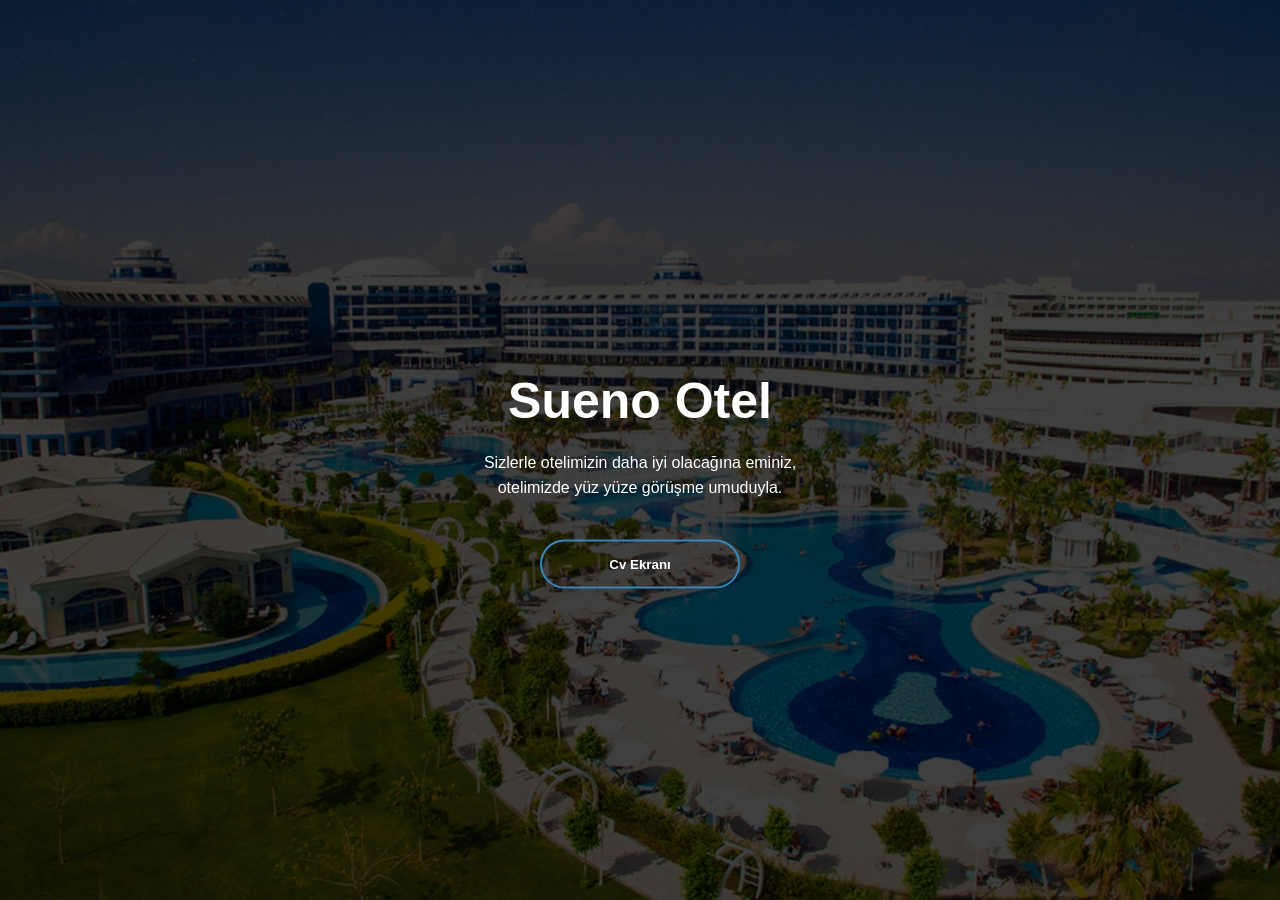
<file: public/kullanıcıbaşvuru/index.html>
<!DOCTYPE html>
<html>
<head>
  <title>How to make a website - Easy</title>
  <link rel="stylesheet" href="hosgeldiniz.css">
</head>
<body>
  <div class="banner">
    <div class="content">
      <h1>Sueno Otel</h1>
      <p>Sizlerle otelimizin daha iyi olacağına eminiz,<br> otelimizde yüz yüze görüşme umuduyla.</p>
      <div>
        <button type="button" onclick="redirectToCvPage()"><span></span>Cv Ekranı</button>
      </div>
    </div>
  </div>

  <script>
    function redirectToCvPage() {
      var yoneticiGirisURL = "giris.html"
      window.location.href = yoneticiGirisURL;
    }
  </script>
</body>
</html>
</file>
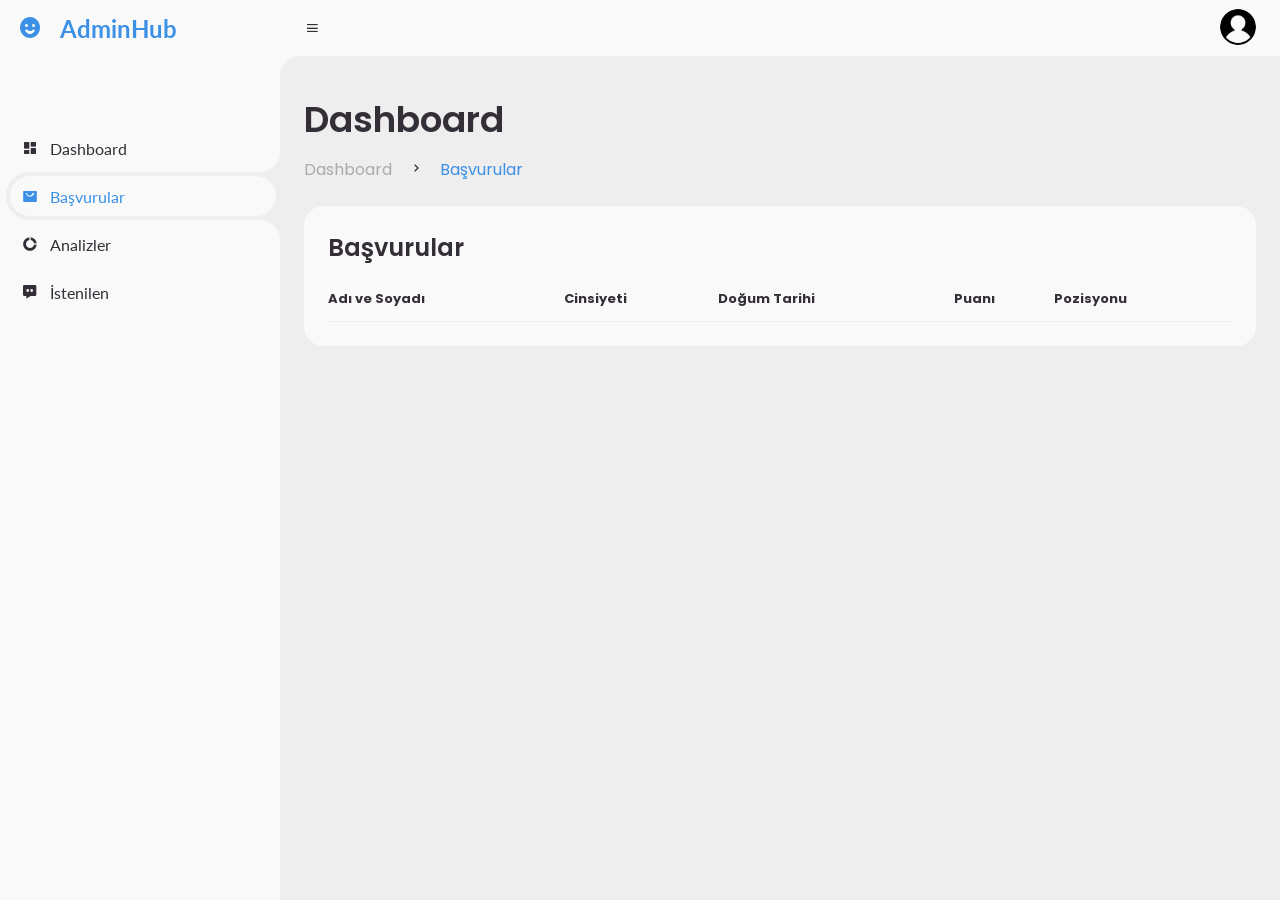
<file: public/basvuru.html>
<!DOCTYPE html>
<html lang="en">
<head>
	<meta charset="UTF-8">
	<meta name="viewport" content="width=device-width, initial-scale=1.0">

	<!-- Boxicons -->
	<link href='https://unpkg.com/boxicons@2.0.9/css/boxicons.min.css' rel='stylesheet'>
	<!-- My CSS -->
	<link rel="stylesheet" href="style.css">

	<title>AdminHub</title>
</head>
<body>


	<!-- SIDEBAR -->
	<section id="sidebar">
		<a href="#" class="brand">
			<i class='bx bxs-smile'></i>
			<span class="text">AdminHub</span>
		</a>
		<ul class="side-menu top">
			<li>
				<a href="dashboard.html">
					<i class='bx bxs-dashboard' ></i>
					<span class="text">Dashboard</span>
				</a>
			</li>
			<li class="active">
				<a href="#">
					<i class='bx bxs-shopping-bag-alt' ></i>
					<span class="text">Başvurular</span>
				</a>
			</li>
			<li>
				<a href="analiz.html">
					<i class='bx bxs-doughnut-chart' ></i>
					<span class="text">Analizler</span>
				</a>
			</li>
			<li>
				<a href="eleman.html">
					<i class='bx bxs-message-dots' ></i>
					<span class="text">İstenilen</span>
				</a>
			</li>
		</ul>
		
	</section>
	<!-- SIDEBAR -->



		<!-- CONTENT -->
        <section id="content">
            <!-- NAVBAR -->
            <nav>
                <i class='bx bx-menu' ></i>
                <form action="#">
                    
                </form>
            
                <a href="#" class="profile">
                    <img src="img/emre_harita.png">
                </a>
            </nav>
            <!-- NAVBAR -->

		<!-- MAIN -->
		<main>
			<div class="head-title">
				<div class="left">
					<h1>Dashboard</h1>
					<ul class="breadcrumb">
						<li>
							<a href="#">Dashboard</a>
						</li>
						<li><i class='bx bx-chevron-right' ></i></li>
						<li>
							<a class="active" href="#">Başvurular</a>
						</li>
					</ul>
				</div>
			</div>

		
			<div class="table-data">
				<div class="order">
					<div class="head">
						<h3>Başvurular</h3>

					</div>
					<table>
						<thead>
							<tr>
								<th>Adı ve Soyadı</th>
								<th>Cinsiyeti</th>
								<th>Doğum Tarihi</th>
								<th>Puanı</th>
								<th>Pozisyonu</th>


							</tr>
						</thead>
						<tbody id="toplambasvuran">
							
						</tbody>
					</table>
				</div>
				
			</div>
		</main>
		<!-- MAIN -->
	</section>
	<!-- CONTENT -->
	

	<script src="script.js"></script>
	<script src="./request.js"></script>
</body>
</html>
</file>
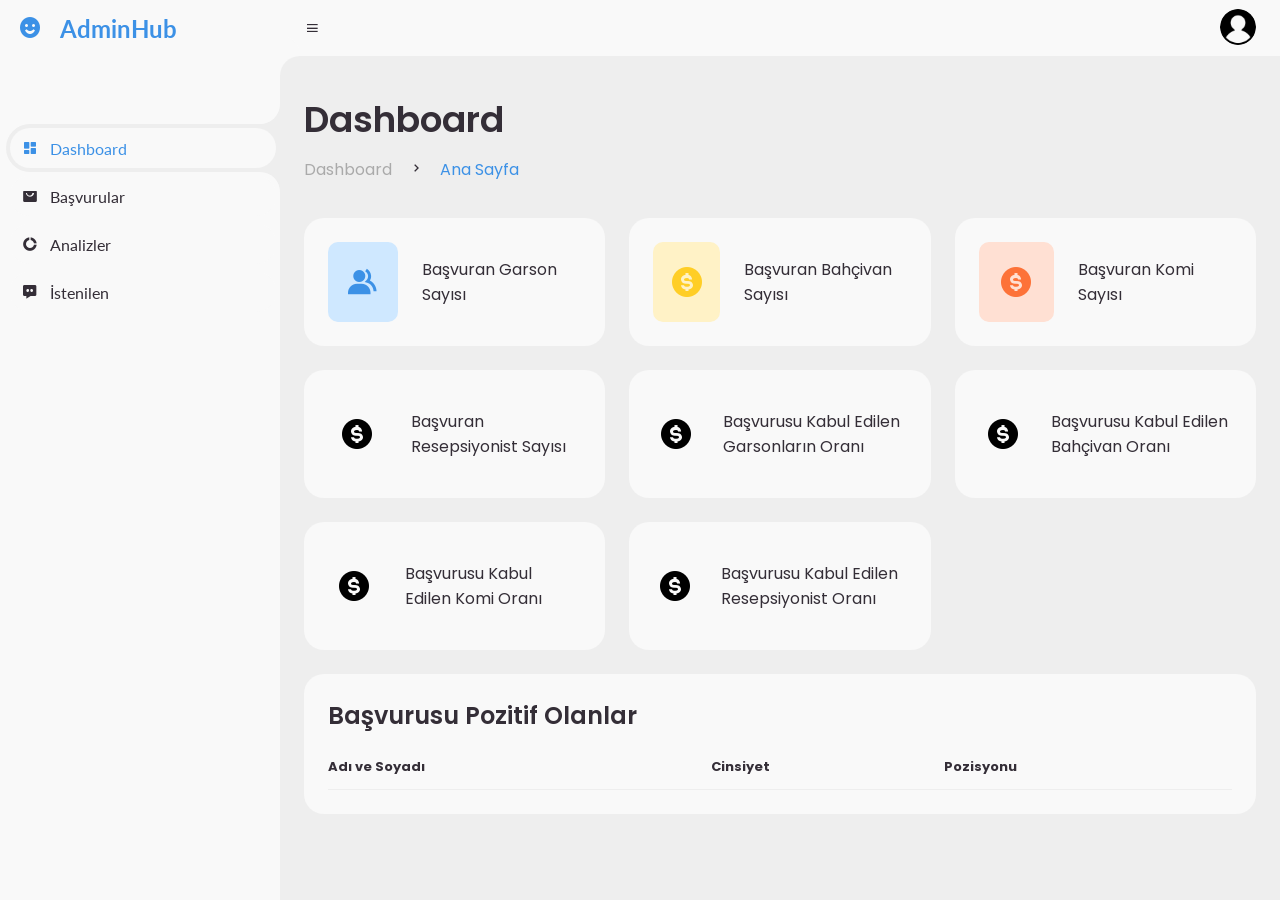
<file: public/dashboard.html>
<!DOCTYPE html>
<html lang="en">
<head>
	<meta charset="UTF-8">
	<meta name="viewport" content="width=device-width, initial-scale=1.0">

	<!-- Boxicons -->
	<link href='https://unpkg.com/boxicons@2.0.9/css/boxicons.min.css' rel='stylesheet'>
	<!-- My CSS -->
	<link rel="stylesheet" href="style.css">

	<title>AdminHub</title>
</head>
<body>


	<!-- SIDEBAR -->
	<section id="sidebar">
		<a href="#" class="brand">
			<i class='bx bxs-smile'></i>
			<span class="text">AdminHub</span>
		</a>
		<ul class="side-menu top">
			<li class="active">
				<a href="#">
					<i class='bx bxs-dashboard' ></i>
					<span class="text">Dashboard</span>
				</a>
			</li>
			<li>
				<a href="basvuru.html">
					<i class='bx bxs-shopping-bag-alt' ></i>
					<span class="text">Başvurular</span>
				</a>
			</li>
			<li>
				<a href="analiz.html">
					<i class='bx bxs-doughnut-chart' ></i>
					<span class="text">Analizler</span>
				</a>
			</li>
			<li>
				<a href="eleman.html">
					<i class='bx bxs-message-dots' ></i>
					<span class="text">İstenilen</span>
				</a>
			</li>
		</ul>
		
	</section>
	<!-- SIDEBAR -->



	<!-- CONTENT -->
	<section id="content">
		<!-- NAVBAR -->
		<nav>
			<i class='bx bx-menu' ></i>
			<form action="#">
				
			</form>
		
			<a href="#" class="profile">
				<img src="img/emre_harita.png">
			</a>
		</nav>
		<!-- NAVBAR -->

		<!-- MAIN -->
		<main>
			<div class="head-title">
				<div class="left">
					<h1>Dashboard</h1>
					<ul class="breadcrumb">
						<li>
							<a href="#">Dashboard</a>
						</li>
						<li><i class='bx bx-chevron-right' ></i></li>
						<li>
							<a class="active">Ana Sayfa</a>
						</li>
					</ul>
				</div>
			</div>

			<ul class="box-info">
				
				<li>
					<i class='bx bxs-group' ></i>
					<span class="text">
						<h3 id="garson"></h3>
						<p>Başvuran Garson Sayısı</p>
					</span>
				</li>
				<li>
					<i class='bx bxs-dollar-circle' ></i>
					<span class="text">
						<h3 id="bahcivan"></h3>
						<p>Başvuran Bahçivan Sayısı</p>
					</span>
				</li>
				<li>
					<i class='bx bxs-dollar-circle' ></i>
					<span class="text">
						<h3 id="komi"></h3>
						<p>Başvuran Komi Sayısı</p>
					</span>
				</li>
				<li>
					<i class='bx bxs-dollar-circle' ></i>
					<span class="text">
						<h3 id="resepsiyonist"></h3>
						<p>Başvuran Resepsiyonist Sayısı</p>
					</span>
				</li>
				<li>
					<i class='bx bxs-dollar-circle' ></i>
					<span class="text">
						<h3 id="garsonbasari"></h3>
						<p>Başvurusu Kabul Edilen Garsonların Oranı</p>
					</span>
				</li>
				<li>
					<i class='bx bxs-dollar-circle' ></i>
					<span class="text">
						<h3 id="bahcivanbasari"></h3>
						<p>Başvurusu Kabul Edilen Bahçivan Oranı</p>
					</span>
				</li>
				<li>
					<i class='bx bxs-dollar-circle' ></i>
					<span class="text">
						<h3 id="komibasari"></h3>
						<p>Başvurusu Kabul Edilen Komi Oranı</p>
					</span>
				</li>
				<li>
					<i class='bx bxs-dollar-circle' ></i>
					<span class="text">
						<h3 id="resepsiyonistbasari"></h3>
						<p>Başvurusu Kabul Edilen Resepsiyonist Oranı</p>
					</span>
				</li>
				<li style="position: relative; left: 460px;">
					<i class='bx bxs-calendar-check' ></i>
					<span class="text">
						<h3 id="basvuranlar"></h3>
						<p>Toplam Başvuru Sayısı</p>
					</span>
				</li>
			</ul>


			<div class="table-data">
				<div class="order">
					<div class="head">
						<h3>Başvurusu Pozitif Olanlar</h3>

					</div>
					<table>
						<thead>
							<tr>
								<th>Adı ve Soyadı</th>
								<th>Cinsiyet</th>
								<th>Pozisyonu</th>
							</tr>
						</thead>
						<tbody id="basvuru_kabul">
							
						</tbody>
					</table>
				</div>
				
			</div>
		</main>
		<!-- MAIN -->
	</section>
	<!-- CONTENT -->
	

	<script src="script.js"></script>
	<script src="./request.js"></script>
</body>
</html>
</file>
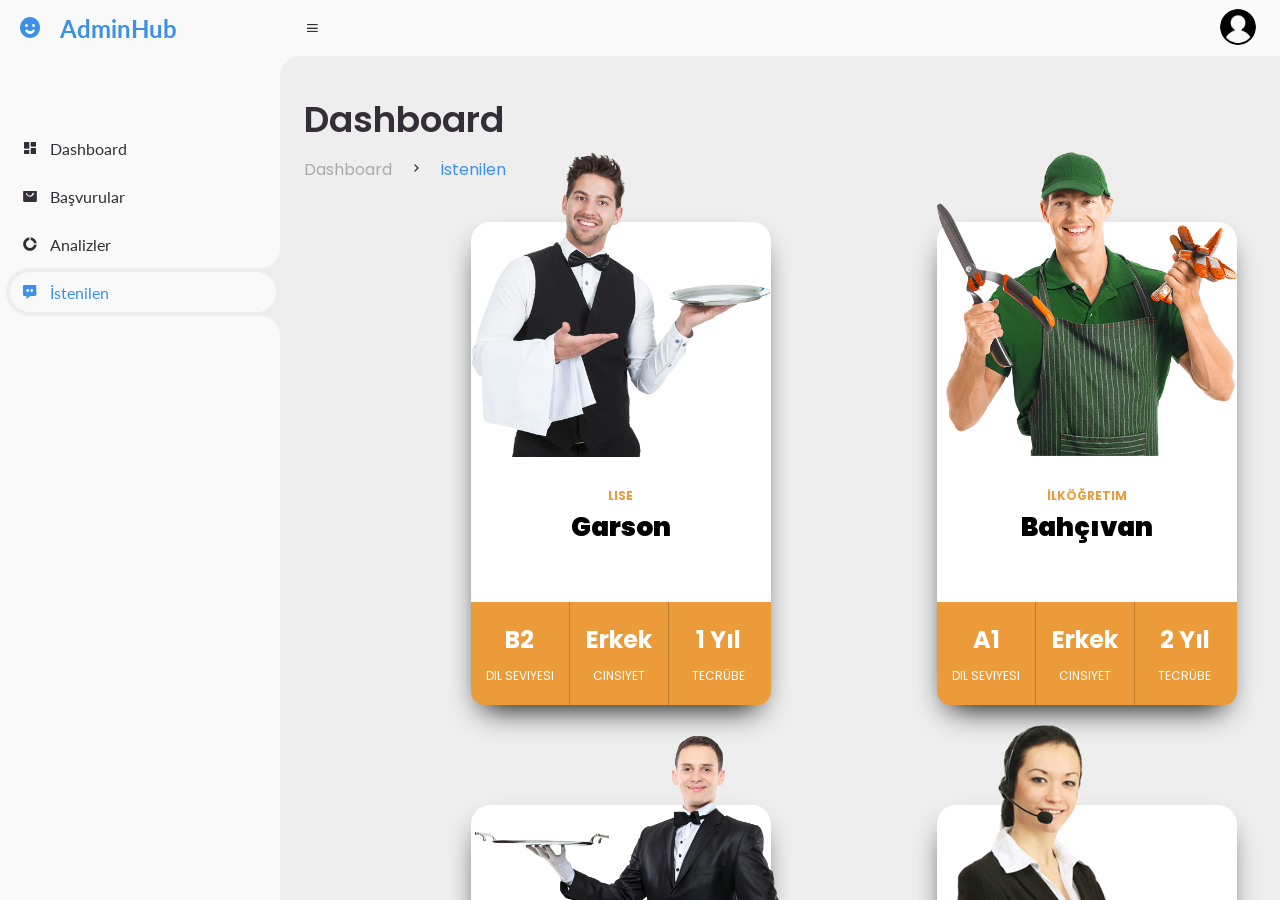
<file: public/eleman.html>
<!DOCTYPE html>
<html lang="en">
<head>
	<meta charset="UTF-8">
	<meta name="viewport" content="width=device-width, initial-scale=1.0">

	<!-- Boxicons -->
	<link href='https://unpkg.com/boxicons@2.0.9/css/boxicons.min.css' rel='stylesheet'>
	<!-- My CSS -->
	<link rel="stylesheet" href="style.css">
    <link rel="stylesheet" href="style_cart.css">

	<title>AdminHub</title>
</head>
<body>


	<!-- SIDEBAR -->
	<section id="sidebar">
		<a href="#" class="brand">
			<i class='bx bxs-smile'></i>
			<span class="text">AdminHub</span>
		</a>
		<ul class="side-menu top">
			<li>
				<a href="dashboard.html">
					<i class='bx bxs-dashboard' ></i>
					<span class="text">Dashboard</span>
				</a>
			</li>
			<li>
				<a href="basvuru.html">
					<i class='bx bxs-shopping-bag-alt' ></i>
					<span class="text">Başvurular</span>
				</a>
			</li>
			<li>
				<a href="analiz.html">
					<i class='bx bxs-doughnut-chart' ></i>
					<span class="text">Analizler</span>
				</a>
			</li>
			<li class="active">
				<a href="#">
					<i class='bx bxs-message-dots' ></i>
					<span class="text">İstenilen</span>
				</a>
			</li>
		</ul>
		
	</section>
	<!-- SIDEBAR -->



	<!-- CONTENT -->
	<section id="content">
		<!-- NAVBAR -->
		<nav>
			<i class='bx bx-menu' ></i>
			<form action="#">
				
			</form>
		
			<a href="#" class="profile">
				<img src="img/emre_harita.png">
			</a>
		</nav>
		<!-- NAVBAR -->

		<!-- MAIN -->
		<main>
			<div class="head-title">
				<div class="left">
					<h1>Dashboard</h1>
					<ul class="breadcrumb">
						<li>
							<a href="#">Dashboard</a>
						</li>
						<li><i class='bx bx-chevron-right' ></i></li>
						<li>
							<a class="active">İstenilen</a>
						</li>
					</ul>
				</div>
			</div>
            
        <div class="slide-container">
  
            <div class="wrapper">
                <div class="clash-card barbarian">
                    <div class="clash-card__image clash-card__image--barbarian">
                      <img src="./img/garson.png" alt="barbarian" id="garson" />
                    </div>
                    <div class="clash-card__level clash-card__level--barbarian">Lise</div>
                    <div class="clash-card__unit-name">Garson</div>
                    <div class="clash-card__unit-description">

                    </div>
              
                    <div class="clash-card__unit-stats clash-card__unit-stats--barbarian clearfix">
                      <div class="one-third">
                        <div class="stat">B2</div>
                        <div class="stat-value">Dil Seviyesi</div>
                      </div>
              
                      <div class="one-third">
                        <div class="stat">Erkek</div>
                        <div class="stat-value">Cinsiyet</div>
                      </div>
              
                      <div class="one-third no-border">
                        <div class="stat">1 Yıl</div>
                        <div class="stat-value">Tecrübe</div>
                      </div>
              
                    </div>
                </div>
            </div>   
            <div class="wrapper">
                <div class="clash-card barbarian">
                    <div class="clash-card__image clash-card__image--barbarian">
                      <img src="./img/bahcivan.png" alt="barbarian"  id="garson"/>
                    </div>
                    <div class="clash-card__level clash-card__level--barbarian">İlköğretim</div>
                    <div class="clash-card__unit-name">Bahçıvan</div>
                    <div class="clash-card__unit-description">
                    </div>
              
                    <div class="clash-card__unit-stats clash-card__unit-stats--barbarian clearfix">
                      <div class="one-third">
                        <div class="stat">A1</div>
                        <div class="stat-value">Dil Seviyesi</div>
                      </div>
              
                      <div class="one-third">
                        <div class="stat">Erkek</div>
                        <div class="stat-value">Cinsiyet</div>
                      </div>
              
                      <div class="one-third no-border">
                        <div class="stat">2 Yıl</div>
                        <div class="stat-value">Tecrübe</div>
                      </div>
              
                    </div>
                </div>
            </div>  
            <div class="wrapper">
                <div class="clash-card barbarian">
                    <div class="clash-card__image clash-card__image--barbarian">
                      <img src="./img/komi.png" alt="barbarian" id="komi" />
                    </div>
                    <div class="clash-card__level clash-card__level--barbarian">İlköğretim</div>
                    <div class="clash-card__unit-name">Komi</div>
                    <div class="clash-card__unit-description">
                    </div>
              
                    <div class="clash-card__unit-stats clash-card__unit-stats--barbarian clearfix">
                      <div class="one-third">
                        <div class="stat">A2</div>
                        <div class="stat-value">Dil Seviyesi</div>
                      </div>
              
                      <div class="one-third">
                        <div class="stat">Erkek</div>
                        <div class="stat-value">Cinsiyet</div>
                      </div>
              
                      <div class="one-third no-border">
                        <div class="stat">1 Yıl</div>
                        <div class="stat-value">Tecrübe</div>
                      </div>
              
                    </div>
                </div>
            </div>  
            <div class="wrapper">
                <div class="clash-card barbarian">
                    <div class="clash-card__image clash-card__image--barbarian">
                      <img src="./img/resepsiyonist.png" alt="barbarian" id="resepsiyonist" />
                    </div>
                    <div class="clash-card__level clash-card__level--barbarian">Üniversite</div>
                    <div class="clash-card__unit-name">Resepsiyonist</div>
                    <div class="clash-card__unit-description">
                    </div>
              
                    <div class="clash-card__unit-stats clash-card__unit-stats--barbarian clearfix">
                      <div class="one-third">
                        <div class="stat">C1</div>
                        <div class="stat-value">Dil Seviyesi</div>
                      </div>
              
                      <div class="one-third">
                        <div class="stat">Kadın</div>
                        <div class="stat-value">Cinsiyet</div>
                      </div>
              
                      <div class="one-third no-border">
                        <div class="stat">3 Yıl</div>
                        <div class="stat-value">Tecrübe</div>
                      </div>
              
                    </div>
                </div>
            </div>  
              
        </div> <!-- end container -->

              

				


			
				
		
		</main>
		<!-- MAIN -->
	</section>
	<!-- CONTENT -->
	

	<script src="script.js"></script>
</body>
</html>
</file>
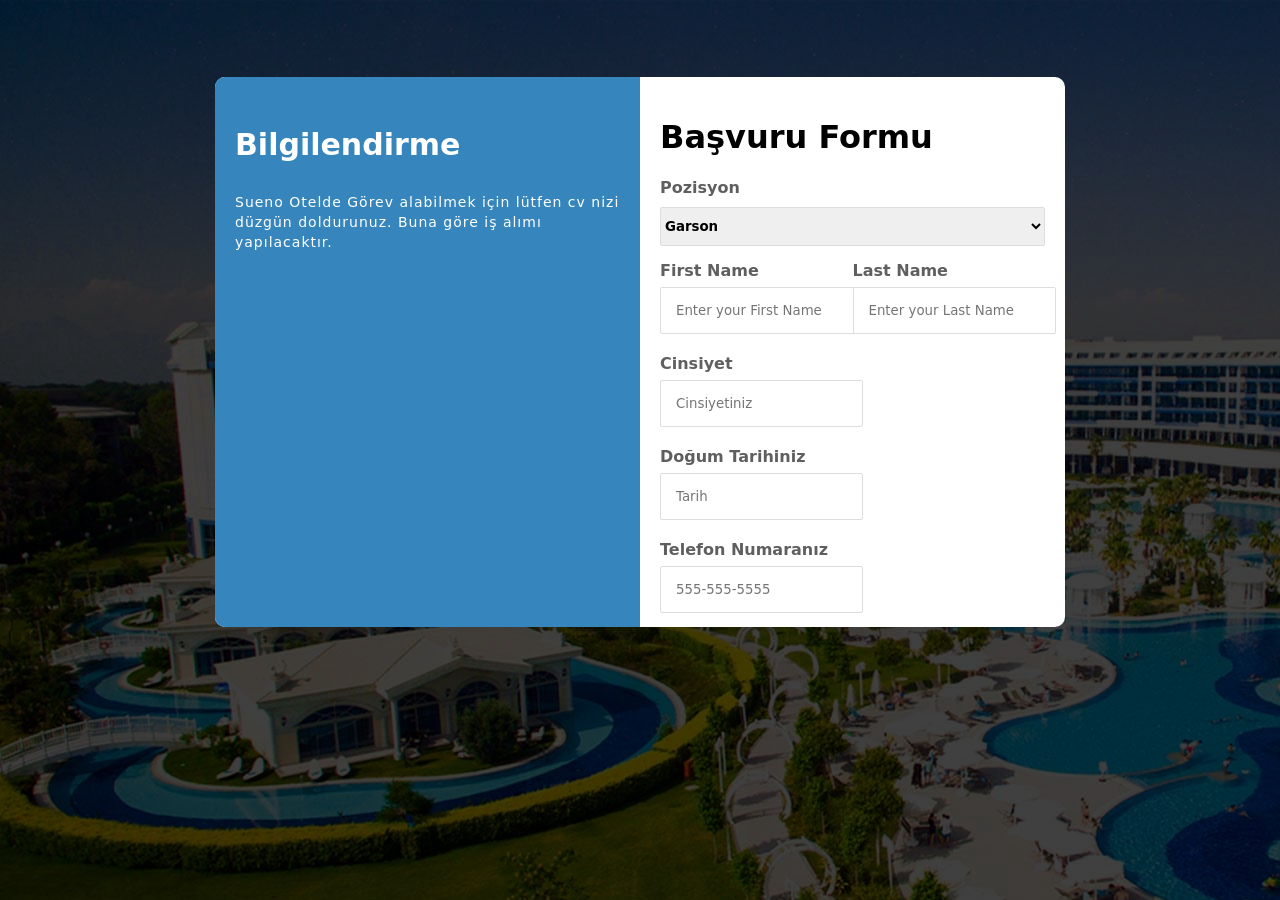
<file: public/kullanıcıbaşvuru/giris.html>
<!DOCTYPE html>
<html lang="en">
<head>
    <meta charset="UTF-8">
    <meta name="viewport" content="width=device-width, initial-scale=1.0">
    <title>Document</title>
    <link rel="stylesheet" href="style.css">
</head>
<body>
    <div class="form-outer">
        <div class="intro">
            <div class="content-box">
                <p class="head-1">Bilgilendirme</p>
                <p class="p-1"> Sueno Otelde Görev alabilmek için lütfen cv nizi düzgün doldurunuz. Buna göre iş alımı yapılacaktır.
                </p>
            </div>
        </div>
        <div class="form">
            <div class="form-in">
                <form method="post" onsubmit="return validateForm()" action="/api/basvuru">
                    <h1>Başvuru Formu</h1>
                    <div class="pozisyon-ilk">
                        <label>Pozisyon</label><br/>
                        <select name="pozisyon" id="pozisyon-1" class="emre">
                            <option value="1">Garson</option>
                            <option value="2">Resepsiyon</option>
                            <option value="3">Komi</option>
                            <option value="4">Bahçivan</option>
                        </select>

                    </div>

                    <div class="box-1">
                        <label>First Name</label><br/>
                        <input name="isim" type="text" placeholder="Enter your First Name">
                    </div>
                    <div class="box-1">
                        <label>Last Name</label><br/>
                        <input name="soyisim" type="text" placeholder="Enter your Last Name">
                    </div>
                    <div class="box-2">
                        <label>Cinsiyet</label><br/>
                        <input name="cinsiyet" type="text" placeholder="Cinsiyetiniz">
                    </div>

                    <div class="box-3">
                        <label>Doğum Tarihiniz </label><br/>
                        <input name="tarih" type="text" placeholder="Tarih">
                    </div>
                    
                    <div class="box-4">
                        <label>Telefon Numaranız </label><br/>
                        <input name="telno" type="text" placeholder="555-555-5555">
                    </div>

                    <div class="box-5">
                        <p>İngilizce Konuşabiliyor musunz</p>
                        <input type="radio" id="evet" name="soru" value="evet">
                        <label for="evet">Evet</label>
                        <input type="radio" id="hayır" name="soru" value="hayır">
                        <label for="hayır">Hayır</label>

                    </div>

                    <div class="box-6">
                        <p>İngilizce Konuşabiliyorsanız Dildeki Seviyeniz</p>
                        <input type="radio" id="a1" name="seviye" value="1">
                        <label for="a1">A1</label>
                        <input type="radio" id="a2" name="seviye" value="2">
                        <label for="a2">A2</label>
                        <input type="radio" id="b1" name="seviye" value="3">
                        <label for="b1">B1</label>
                        <input type="radio" id="b2" name="seviye" value="4">
                        <label for="b2">B2</label>
                        <input type="radio" id="c1" name="seviye" value="5">
                        <label for="c1">C1</label>
                        <input type="radio" id="c2" name="seviye" value="6">
                        <label for="c2">C2</label>
                    </div>

                    <div class="box-7">
                        <label>Eğitim</label><br/>
                        <select name="eğitim" id="pozisyon-1" class="emre">
                            <option value="1">İlkokul</option>
                            <option value="2">Ortaokul</option>
                            <option value="3">Lise</option>
                            <option value="4">Üniversite</option>
                        </select>
                    </div>

                    <div class="box-8">
                        <label>Tecrübe Yılı </label><br/>
                        <input name="tecrube" type="text" placeholder="3">
                    </div>

                    <div class="box-9">
                        <label>Yemek servisi sırasında müşteri memnuniyetini artırmak için hangi adımları atarsınız? </label><br/>
                        <textarea name="cevaptext" id="" cols="58" rows="10"></textarea>
                    </div>
 
                    

                    <input type="checkbox" class="checkbox">
                    <label class="agree">Verdiğim bilgilerin doğru olduğunu <a href="#" class="term" >kabul ediyorum.</a></label>
                    <br/><br/><br/>
                    <a href="./index.html"><input  type="submit" value="Gönder" class="register"></a>
                </form>
            </div>
        </div>
    </div>

    <script>
        function validateForm() {
            var formElements = document.forms[0].elements;
            for (var i = 0; i < formElements.length; i++) {
                if (formElements[i].type !== "submit" && formElements[i].type !== "checkbox" &&
                    formElements[i].type !== "radio" && !formElements[i].value) {
                    alert("Lütfen formu eksiksiz doldurun.");
                    return false;
                }
            }
            alert("Form başarıyla gönderildi!");
            return true;
            
        }
    </script>

</body>
</html>
</file>
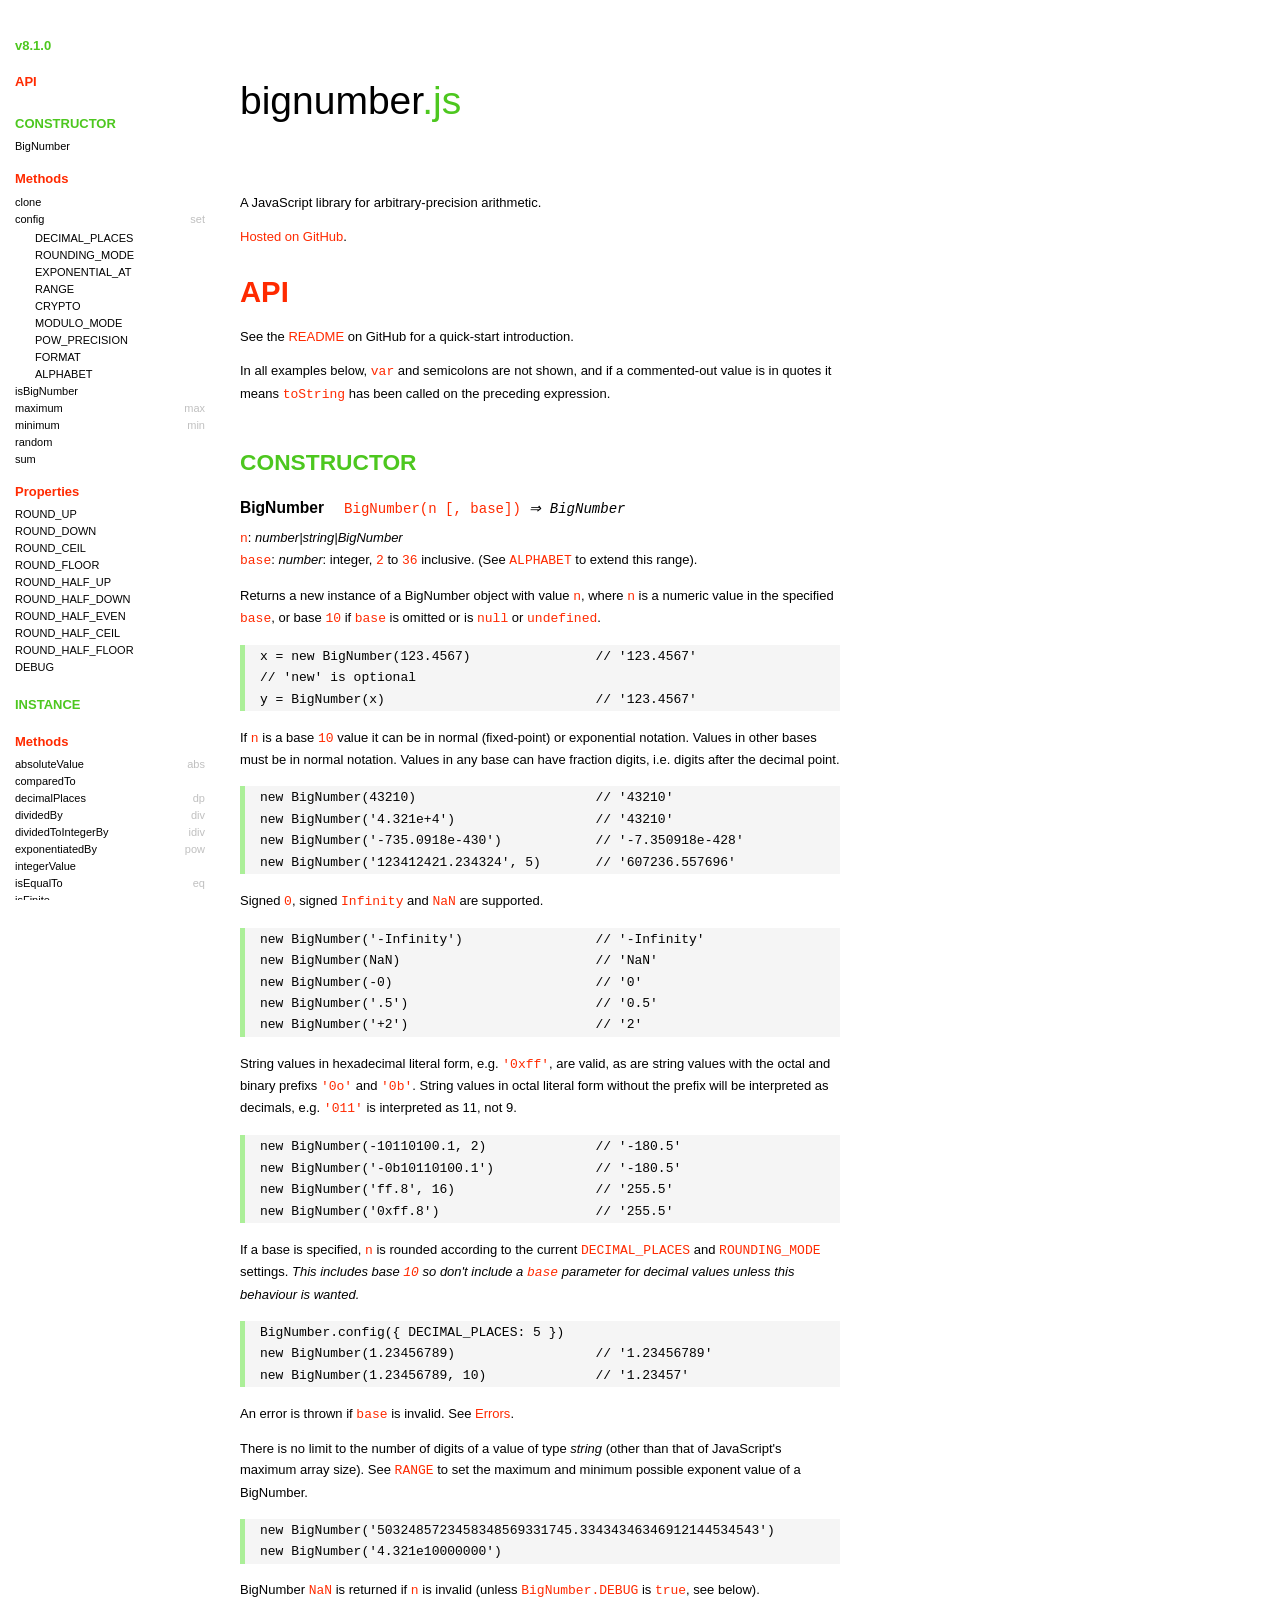
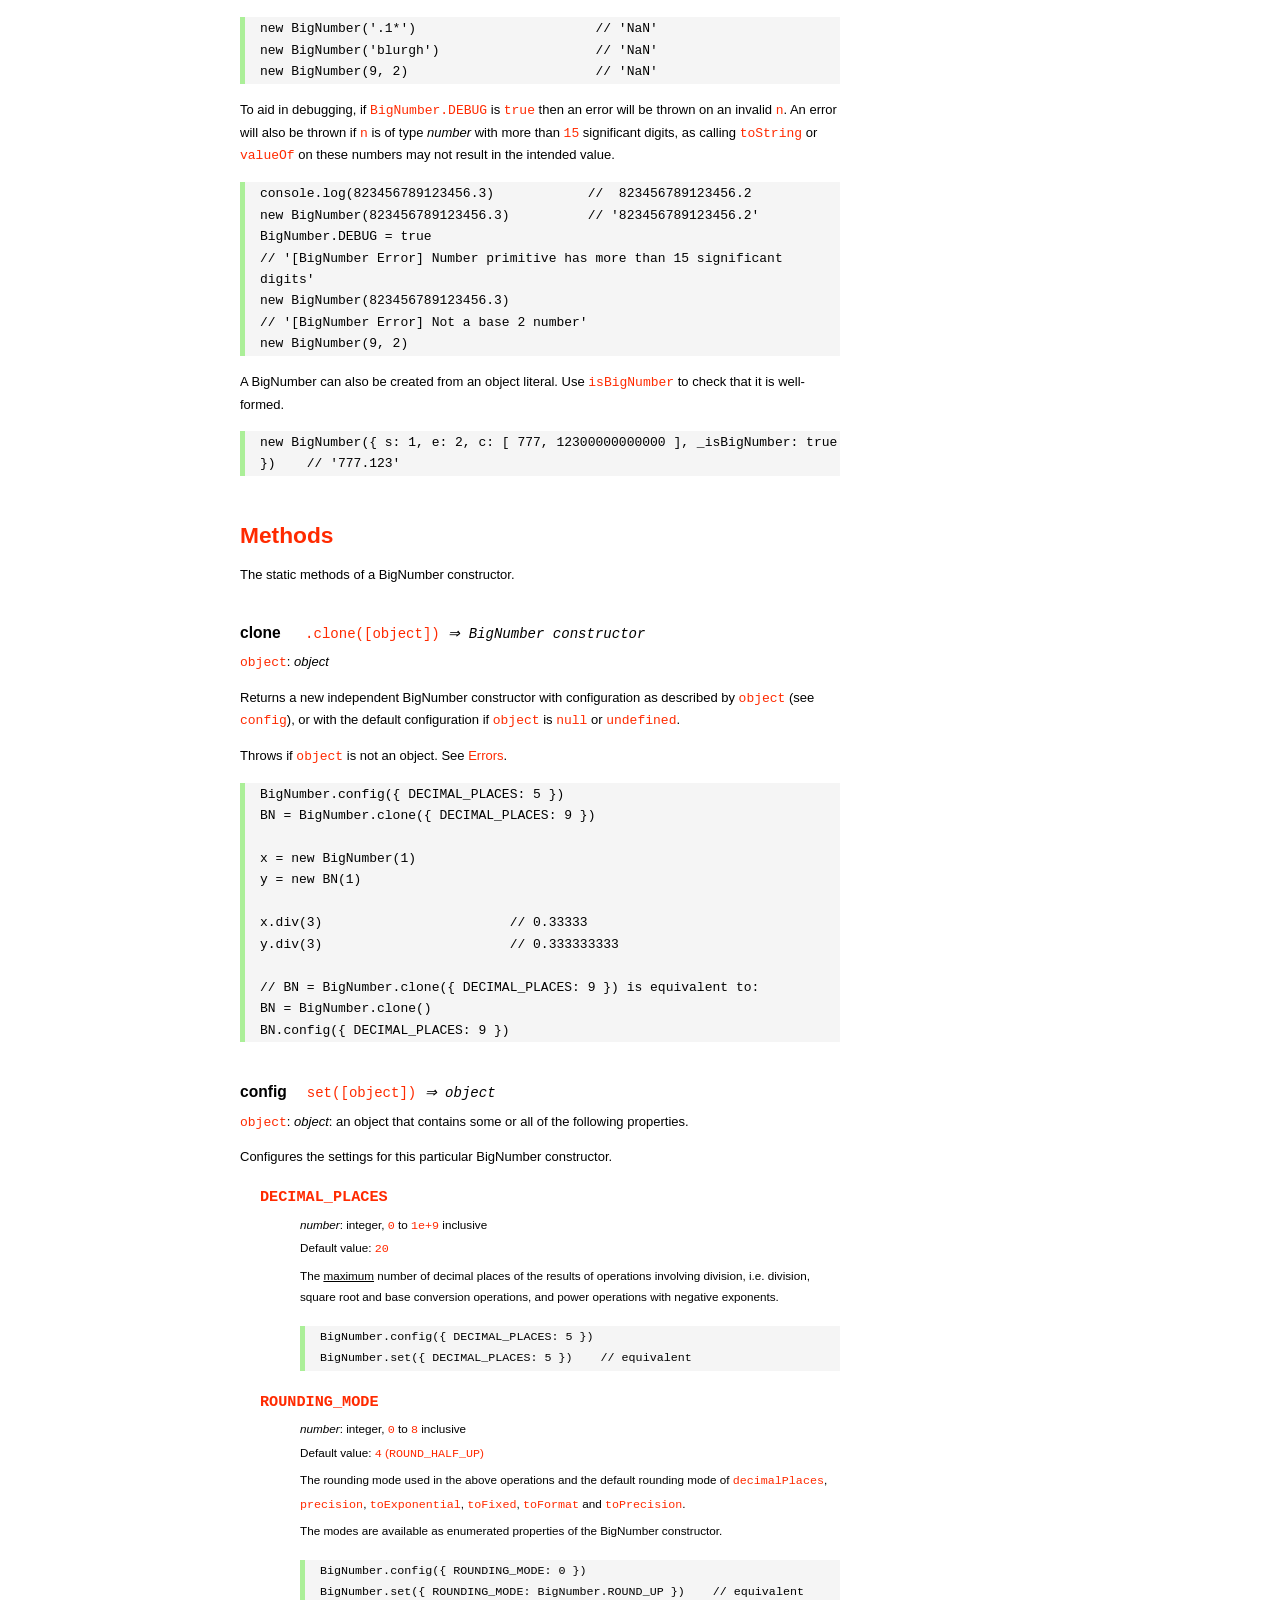
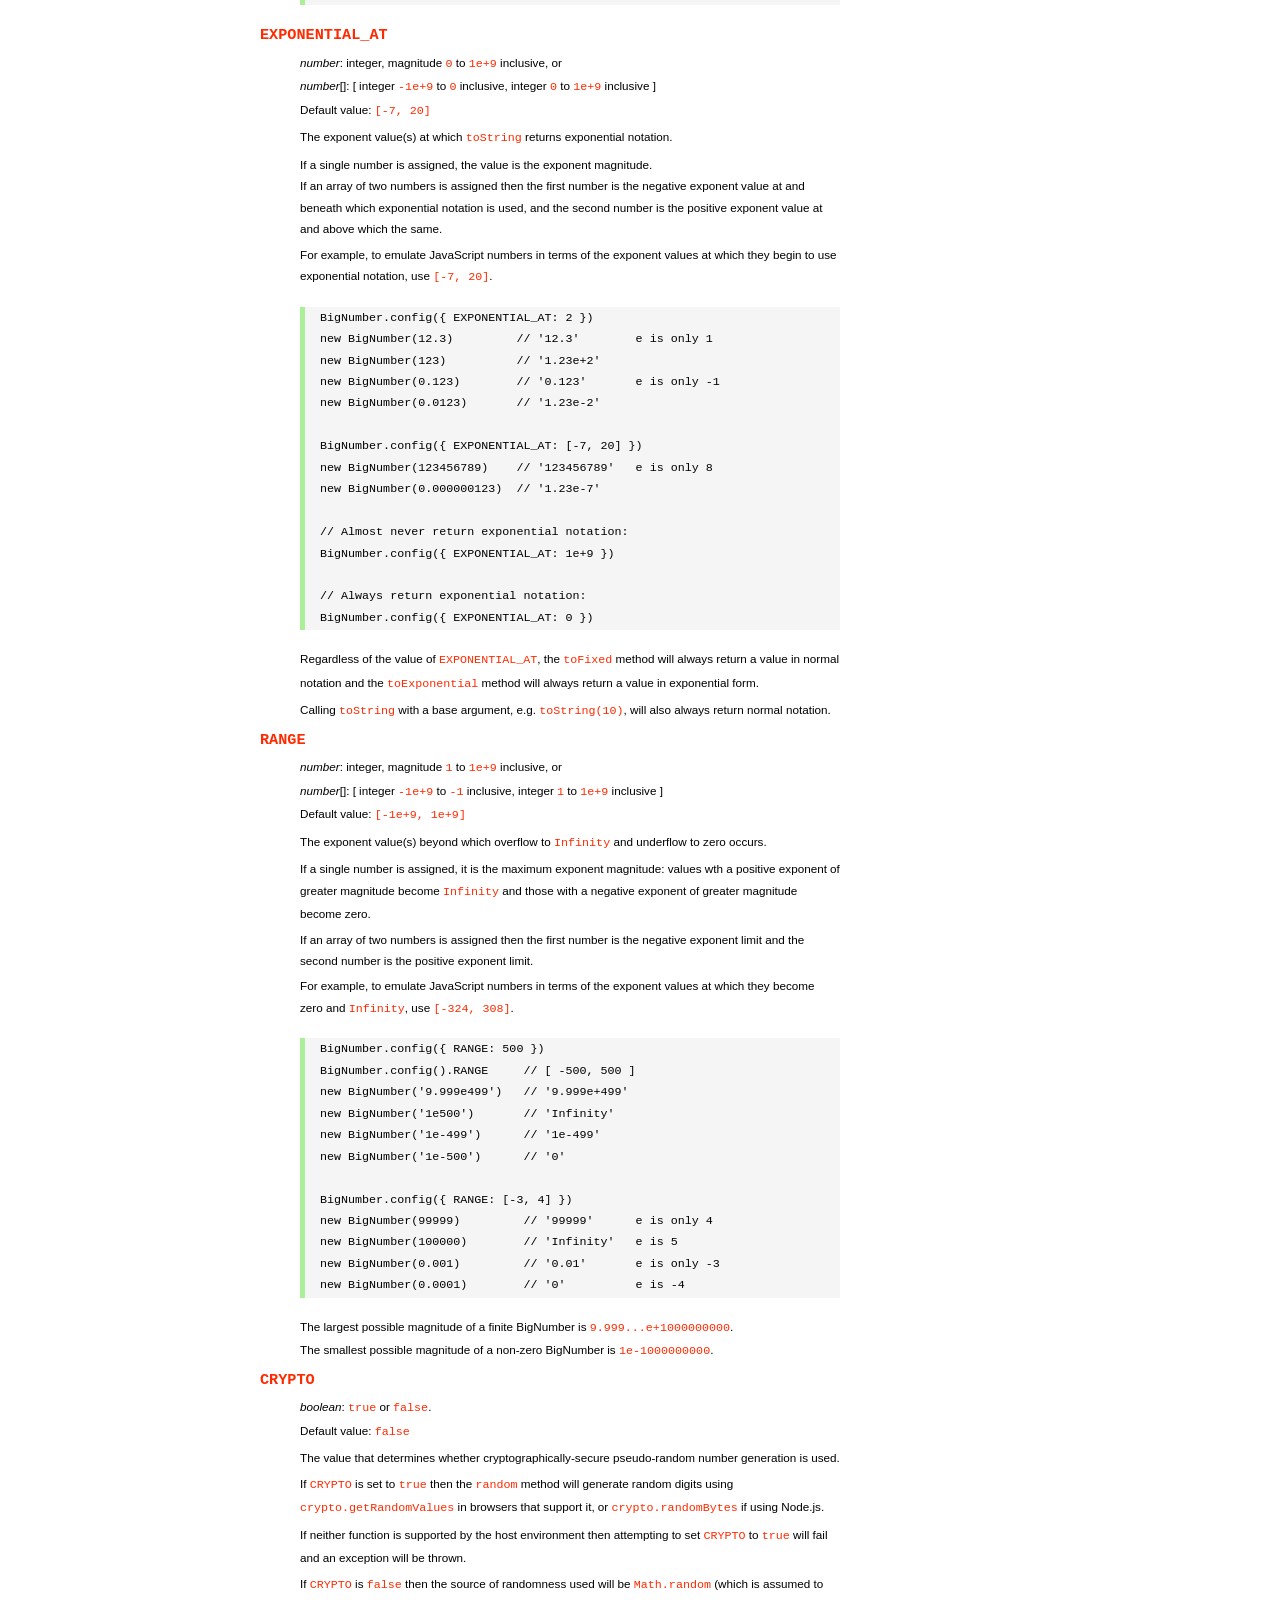
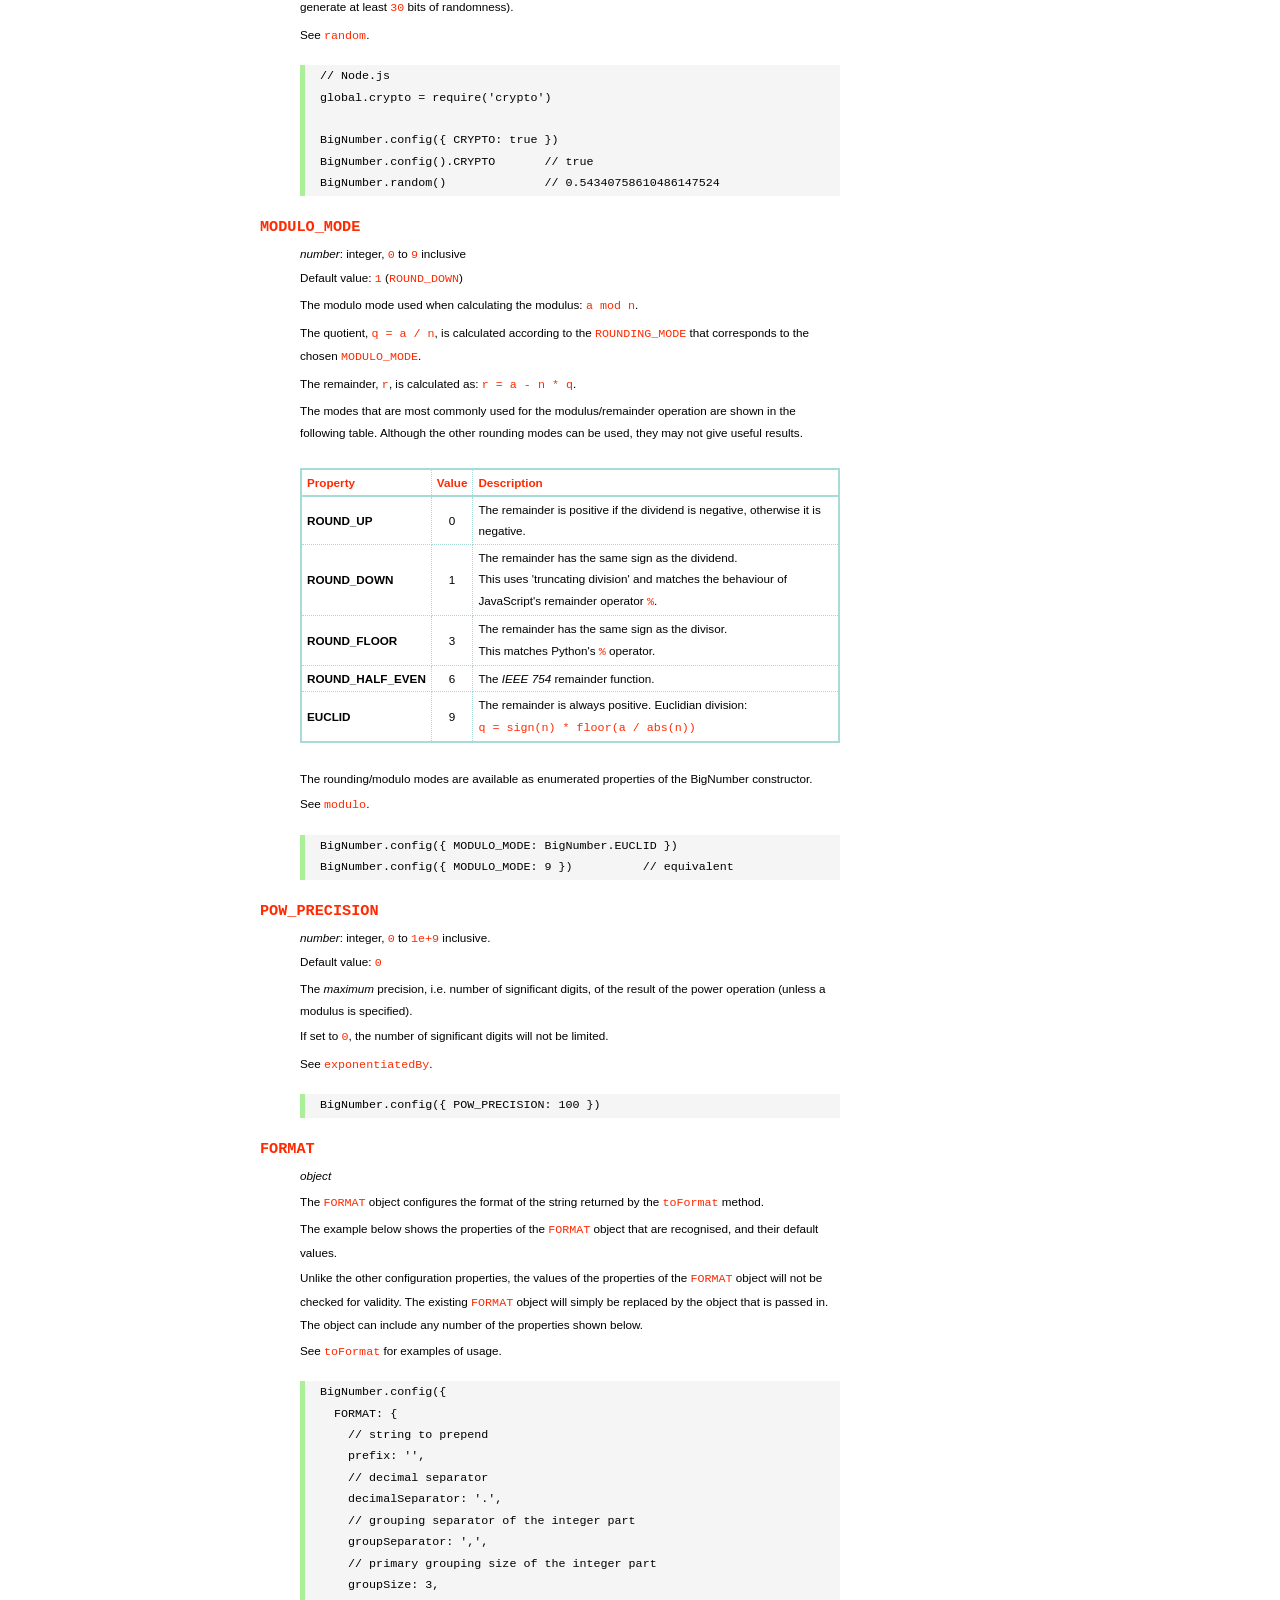
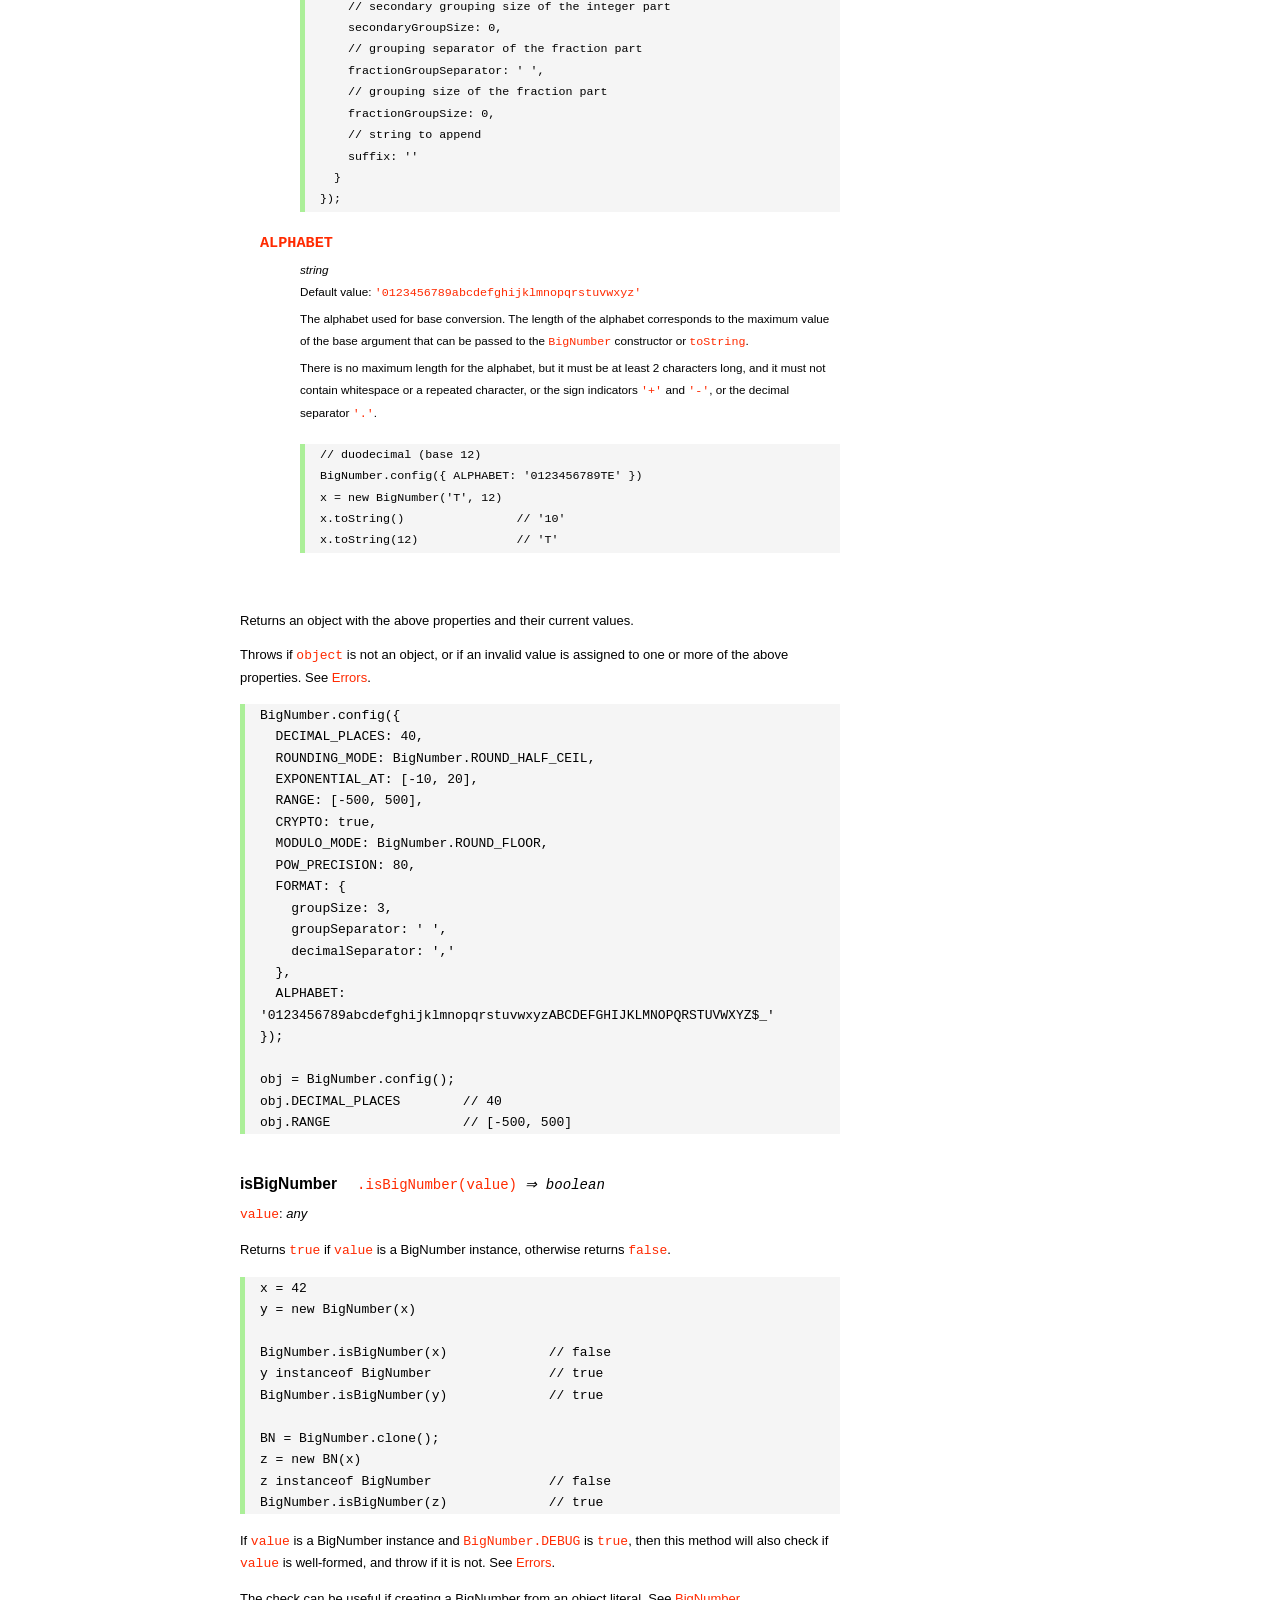
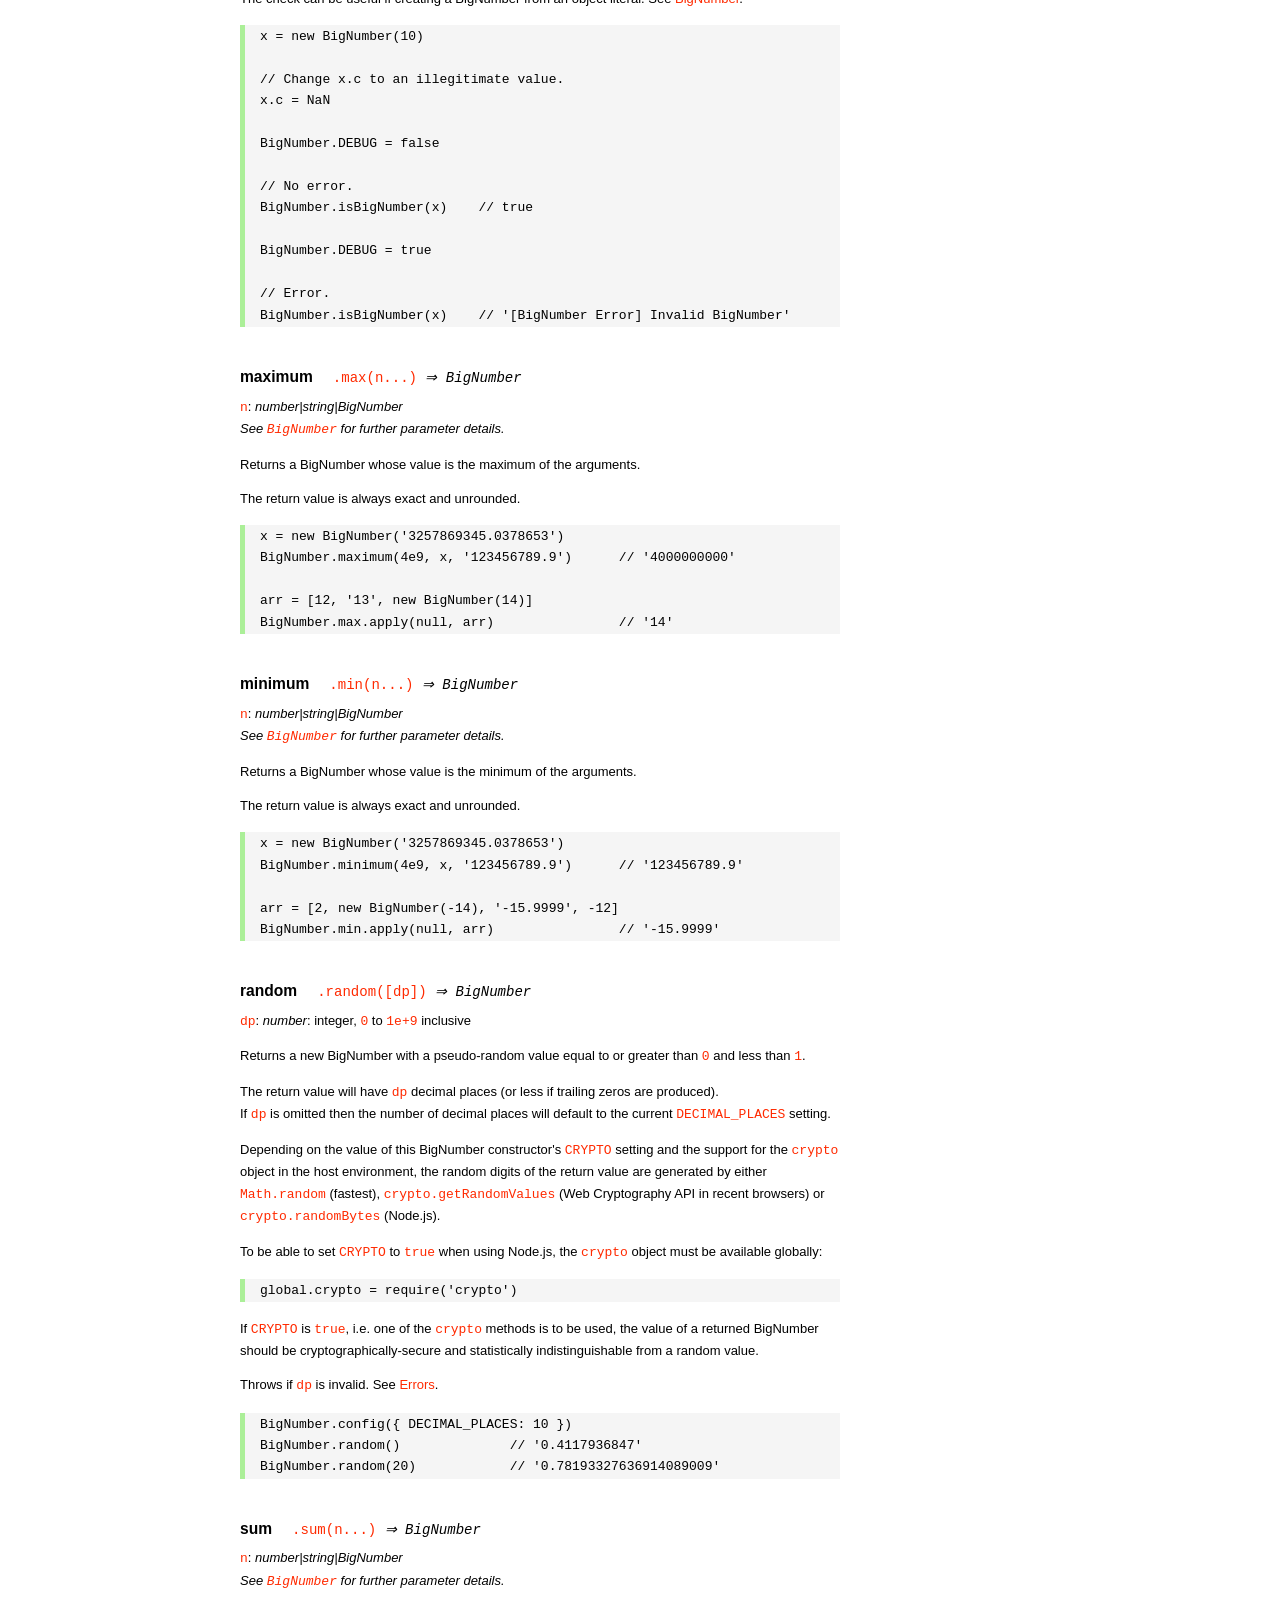
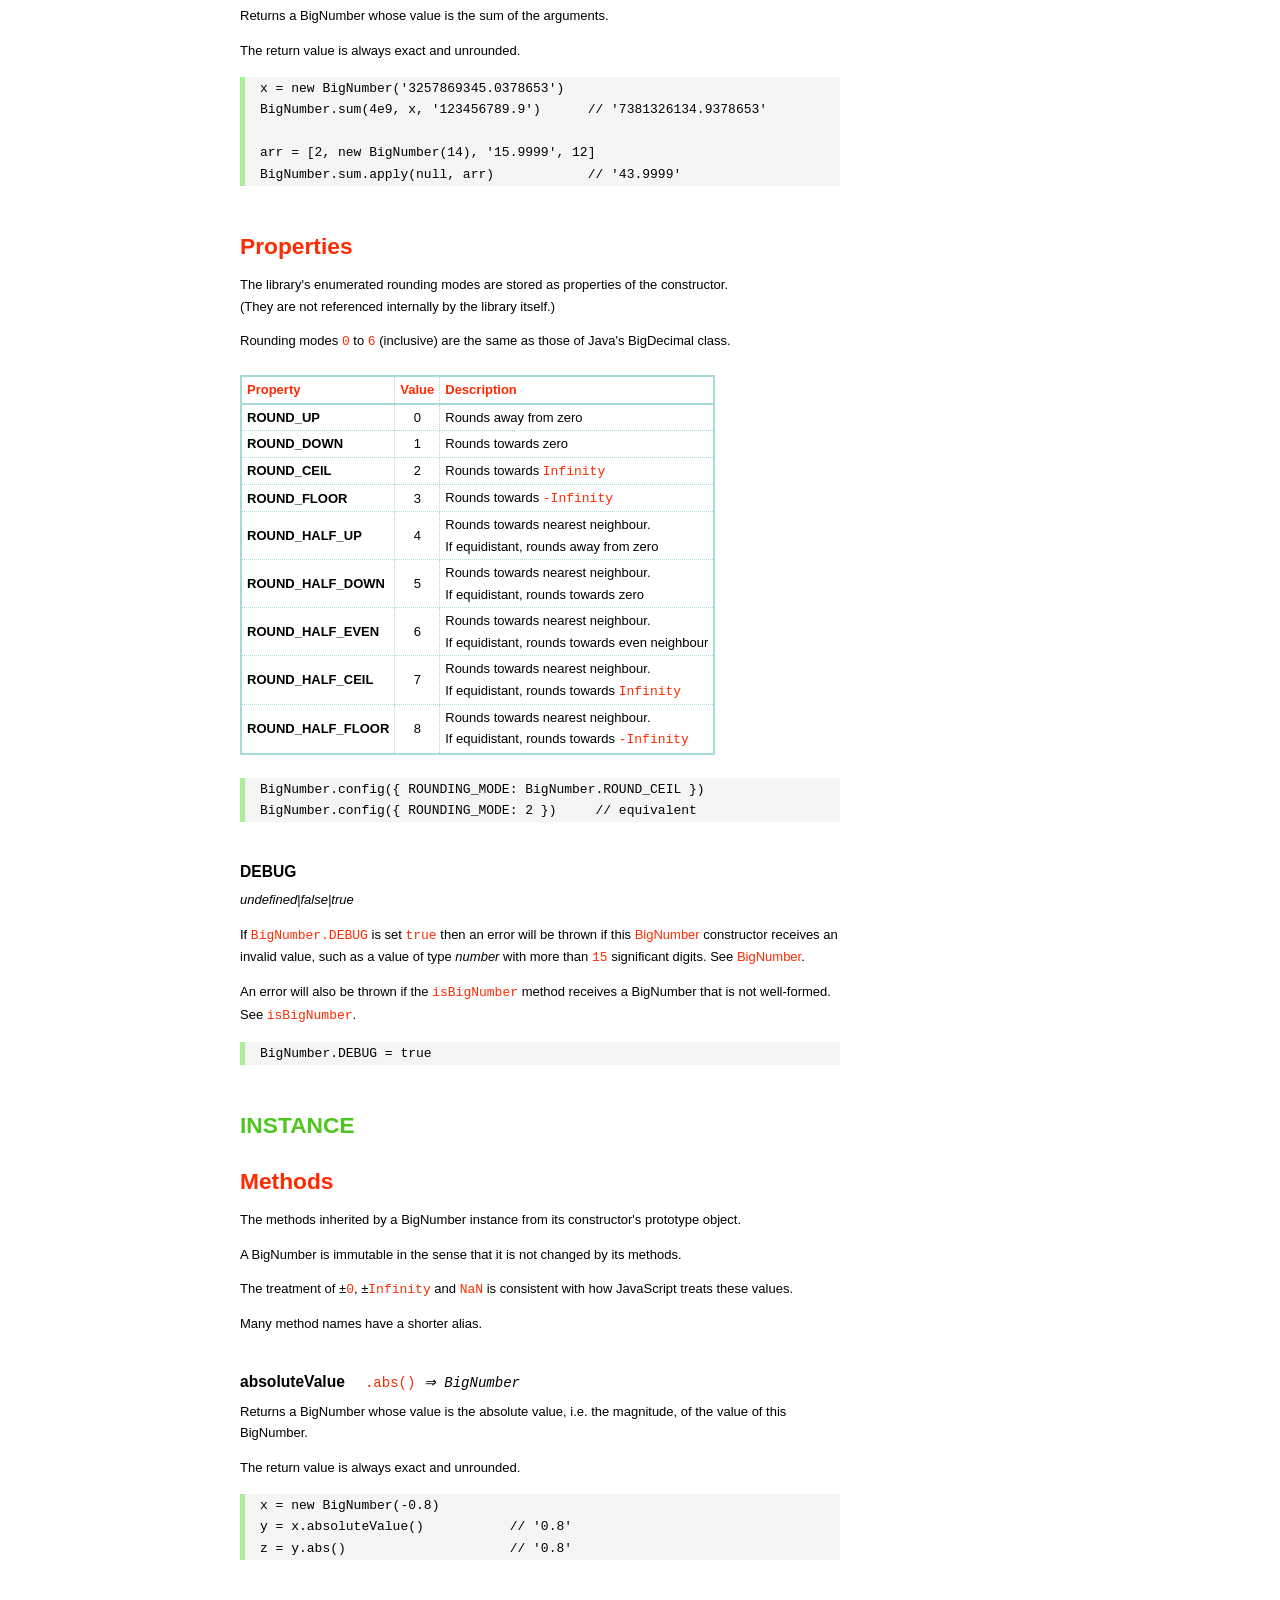
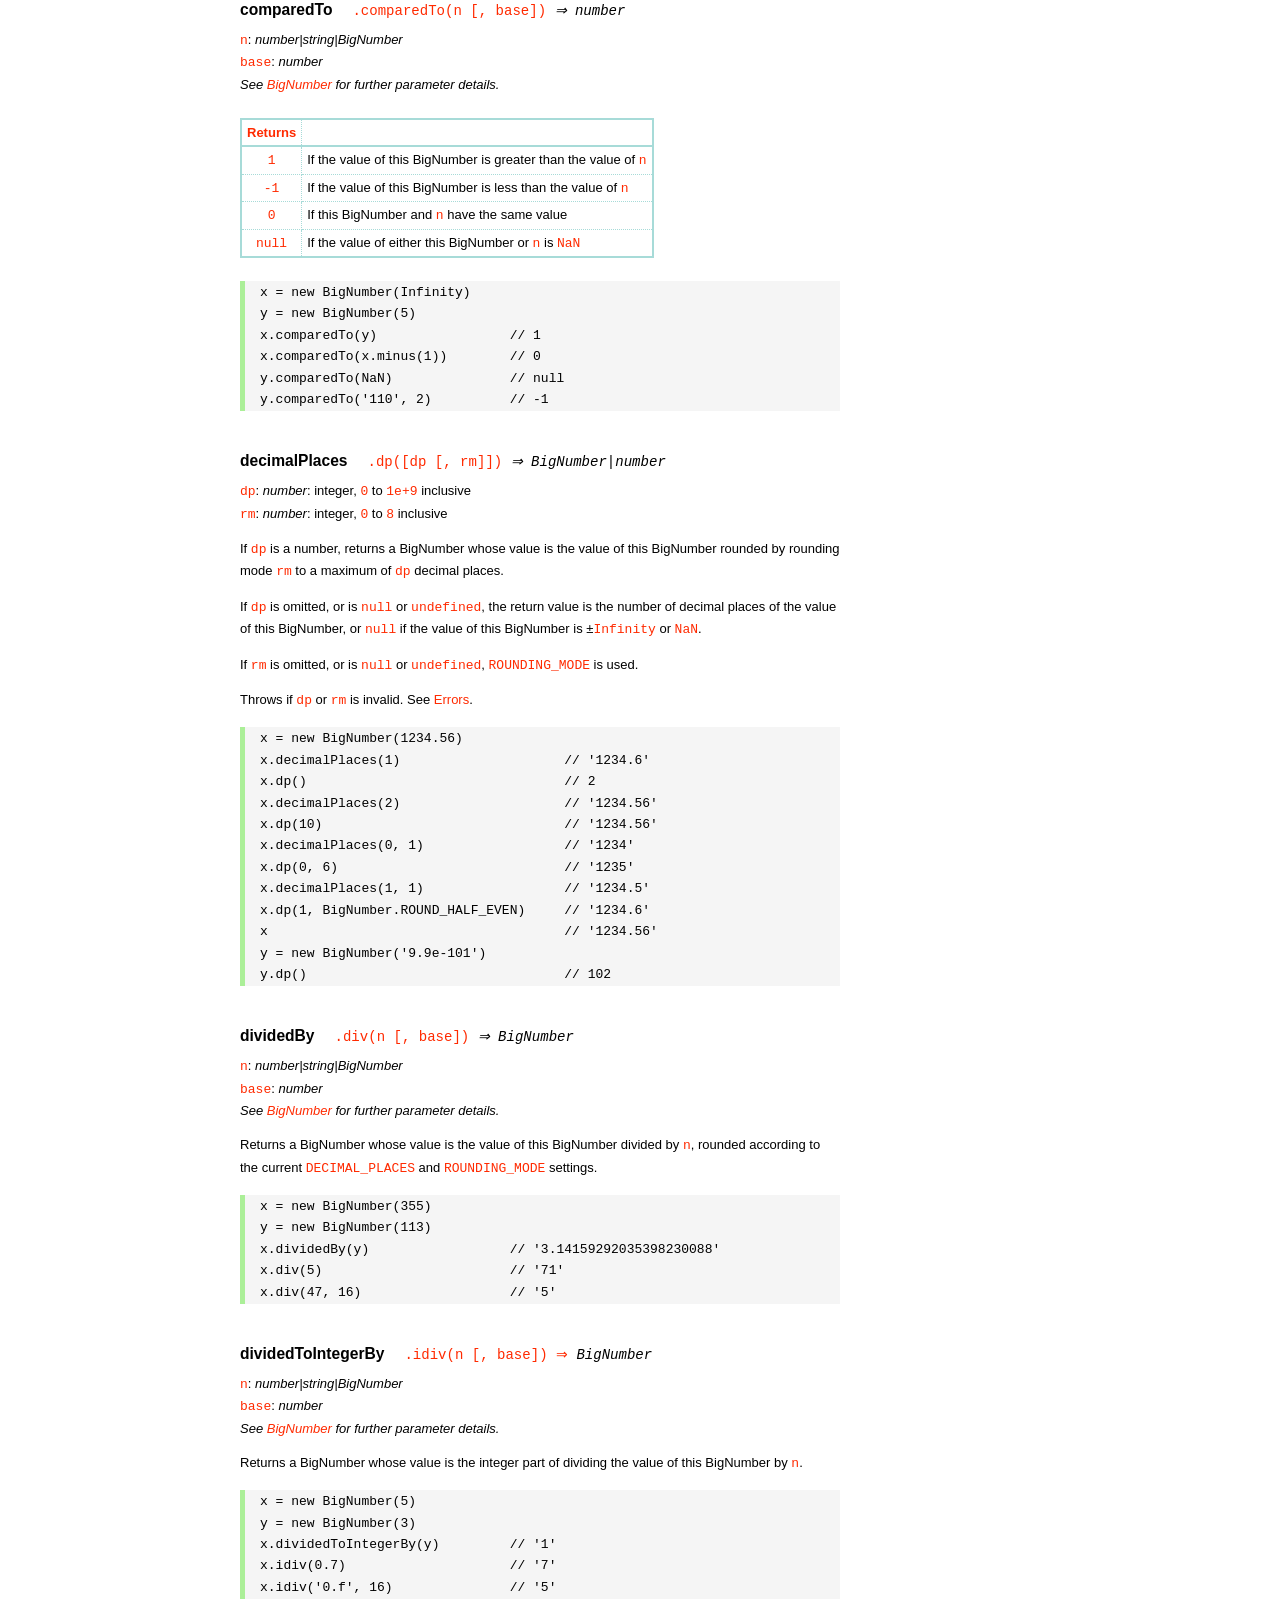
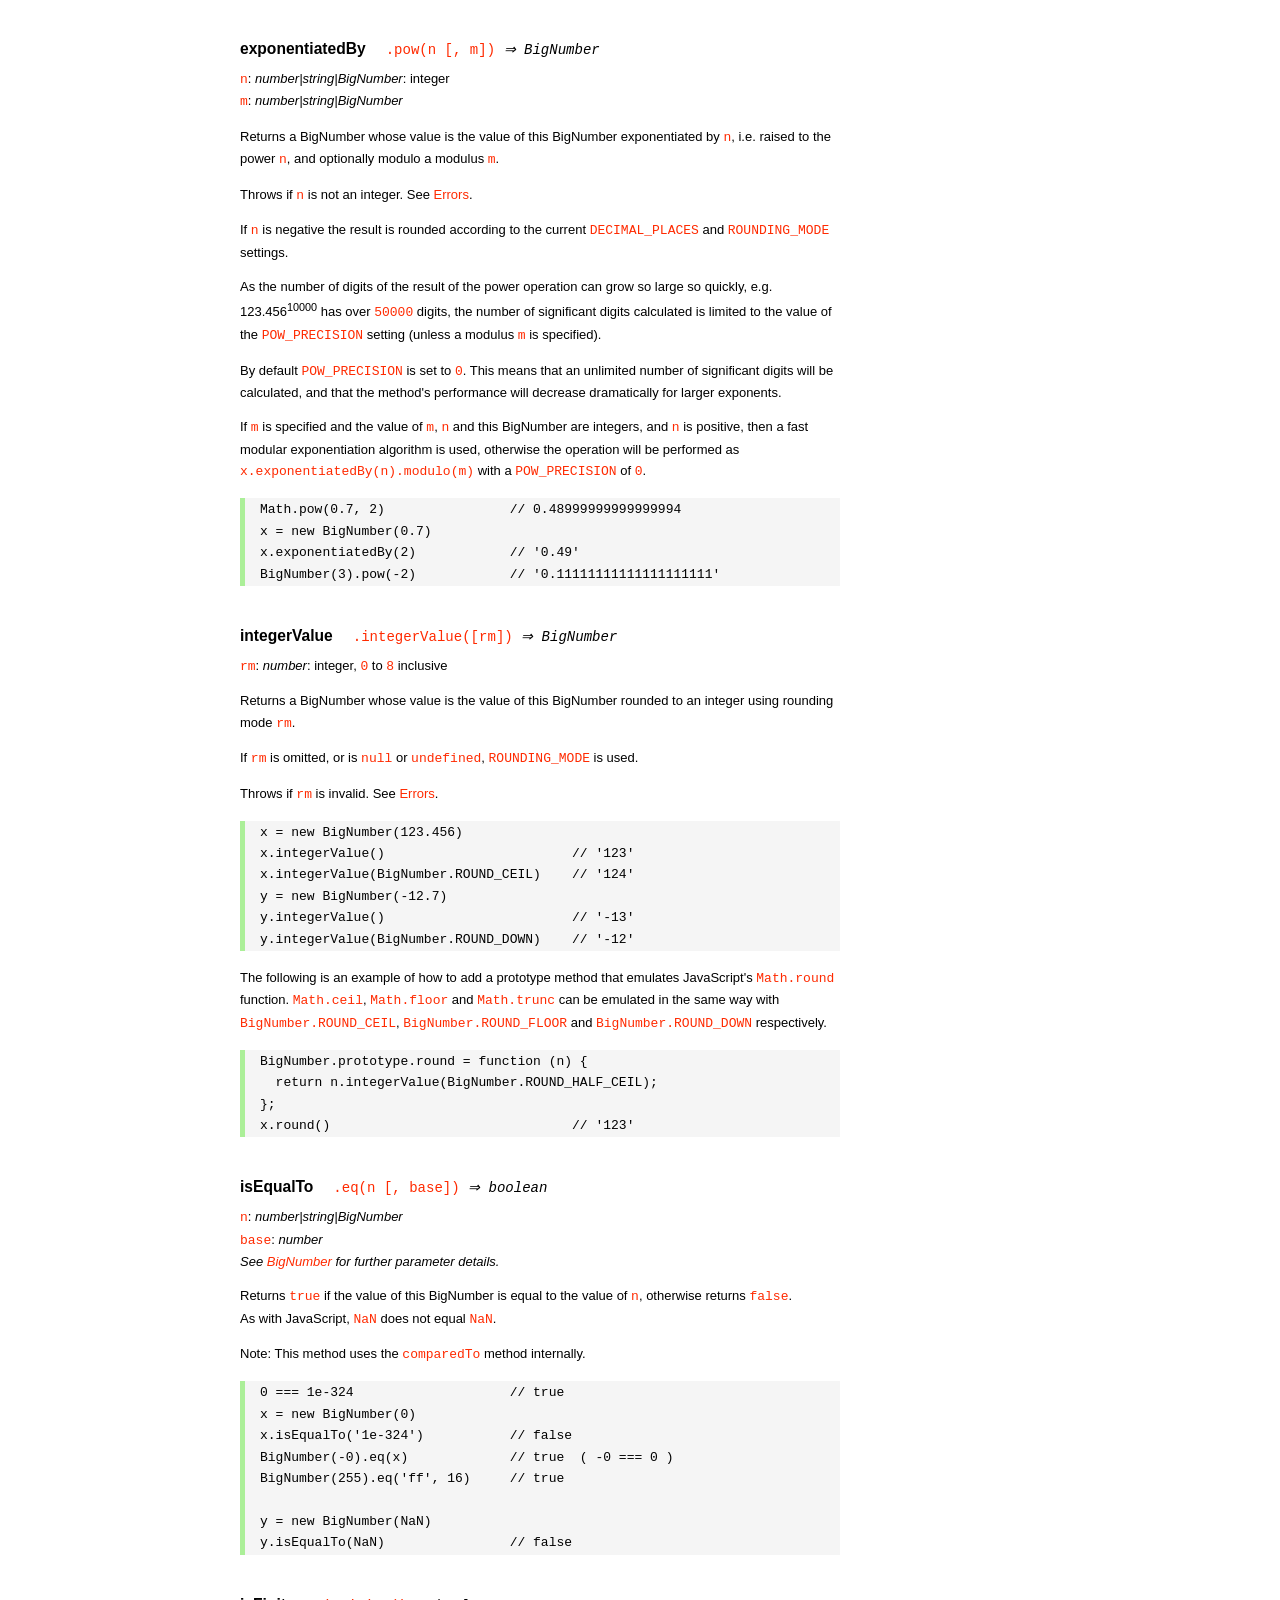
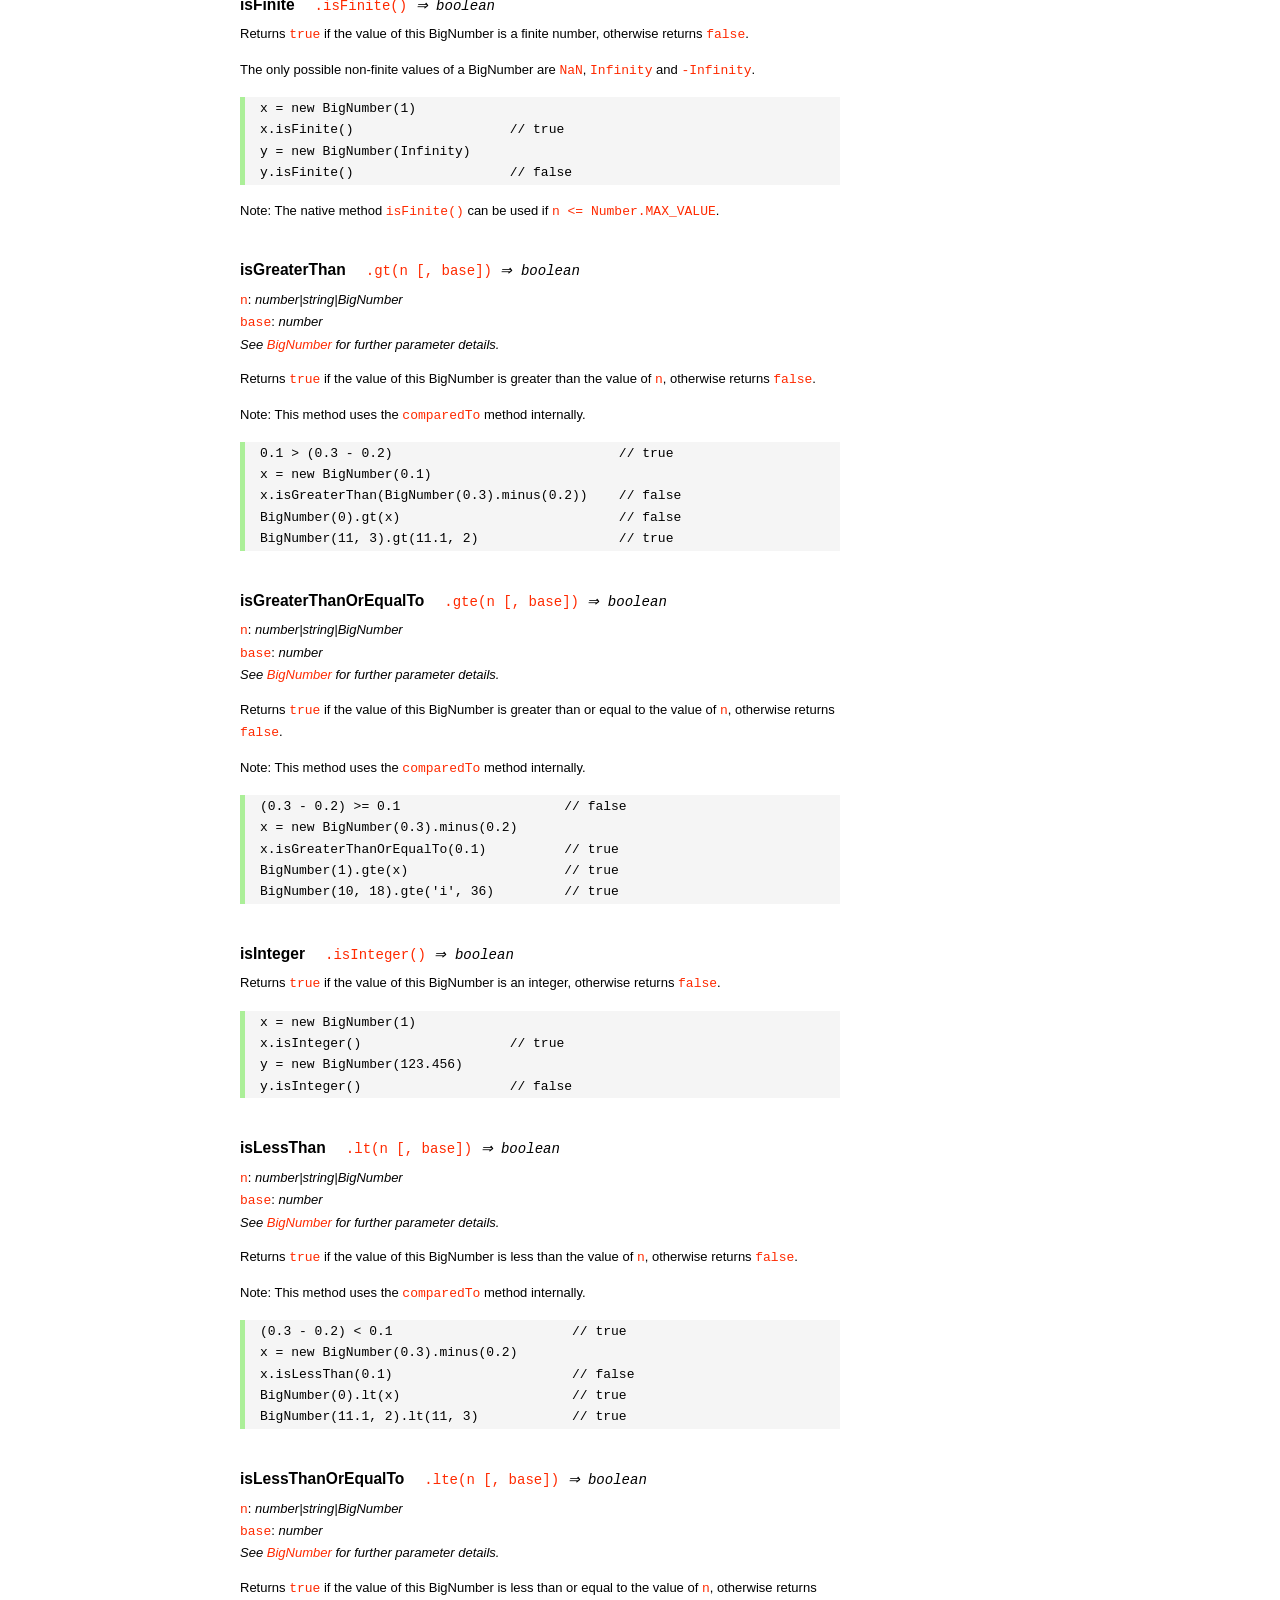
<file: node_modules/bignumber.js/doc/API.html>
<!DOCTYPE HTML>
<html>
<head>
<meta charset="utf-8">
<meta http-equiv="X-UA-Compatible" content="IE=edge">
<meta name="Author" content="M Mclaughlin">
<title>bignumber.js API</title>
<style>
html{font-size:100%}
body{background:#fff;font-family:"Helvetica Neue",Helvetica,Arial,sans-serif;font-size:13px;
  line-height:1.65em;min-height:100%;margin:0}
body,i{color:#000}
.nav{background:#fff;position:fixed;top:0;bottom:0;left:0;width:200px;overflow-y:auto;
  padding:15px 0 30px 15px}
div.container{width:600px;margin:50px 0 50px 240px}
p{margin:0 0 1em;width:600px}
pre,ul{margin:1em 0}
h1,h2,h3,h4,h5{margin:0;padding:1.5em 0 0}
h1,h2{padding:.75em 0}
h1{font:400 3em Verdana,sans-serif;color:#000;margin-bottom:1em}
h2{font-size:2.25em;color:#ff2a00}
h3{font-size:1.75em;color:#4dc71f}
h4{font-size:1.75em;color:#ff2a00;padding-bottom:.75em}
h5{font-size:1.2em;margin-bottom:.4em}
h6{font-size:1.1em;margin-bottom:0.8em;padding:0.5em 0}
dd{padding-top:.35em}
dt{padding-top:.5em}
b{font-weight:700}
dt b{font-size:1.3em}
a,a:visited{color:#ff2a00;text-decoration:none}
a:active,a:hover{outline:0;text-decoration:underline}
.nav a,.nav b,.nav a:visited{display:block;color:#ff2a00;font-weight:700; margin-top:15px}
.nav b{color:#4dc71f;margin-top:20px;cursor:default;width:auto}
ul{list-style-type:none;padding:0 0 0 20px}
.nav ul{line-height:14px;padding-left:0;margin:5px 0 0}
.nav ul a,.nav ul a:visited,span{display:inline;color:#000;font-family:Verdana,Geneva,sans-serif;
  font-size:11px;font-weight:400;margin:0}
.inset,ul.inset{margin-left:20px}
.inset{font-size:.9em}
.nav li{width:auto;margin:0 0 3px}
.alias{font-style:italic;margin-left:20px}
table{border-collapse:collapse;border-spacing:0;border:2px solid #a7dbd8;margin:1.75em 0;padding:0}
td,th{text-align:left;margin:0;padding:2px 5px;border:1px dotted #a7dbd8}
th{border-top:2px solid #a7dbd8;border-bottom:2px solid #a7dbd8;color:#ff2a00}
code,pre{font-family:Consolas, monaco, monospace;font-weight:400}
pre{background:#f5f5f5;white-space:pre-wrap;word-wrap:break-word;border-left:5px solid #abef98;
  padding:1px 0 1px 15px;margin:1.2em 0}
code,.nav-title{color:#ff2a00}
.end{margin-bottom:25px}
.centre{text-align:center}
.error-table{font-size:13px;width:100%}
#faq{margin:3em 0 0}
li span{float:right;margin-right:10px;color:#c0c0c0}
#js{font:inherit;color:#4dc71f}
</style>
</head>
<body>

  <div class="nav">

    <b>v8.1.0</b>

	<a class='nav-title' href="#">API</a>

    <b> CONSTRUCTOR </b>
    <ul>
      <li><a href="#bignumber">BigNumber</a></li>
    </ul>

    <a href="#methods">Methods</a>
    <ul>
      <li><a href="#clone">clone</a></li>
      <li><a href="#config" >config</a><span>set</span></li>
      <li>
        <ul class="inset">
          <li><a href="#decimal-places">DECIMAL_PLACES</a></li>
          <li><a href="#rounding-mode" >ROUNDING_MODE</a></li>
          <li><a href="#exponential-at">EXPONENTIAL_AT</a></li>
          <li><a href="#range"         >RANGE</a></li>
          <li><a href="#crypto"        >CRYPTO</a></li>
          <li><a href="#modulo-mode"   >MODULO_MODE</a></li>
          <li><a href="#pow-precision" >POW_PRECISION</a></li>
          <li><a href="#format"        >FORMAT</a></li>
          <li><a href="#alphabet"      >ALPHABET</a></li>
        </ul>
      </li>
      <li><a href="#isBigNumber">isBigNumber</a></li>
      <li><a href="#max"        >maximum</a><span>max</span></li>
      <li><a href="#min"        >minimum</a><span>min</span></li>
      <li><a href="#random"     >random</a></li>
      <li><a href="#sum"        >sum</a></li>
    </ul>

    <a href="#constructor-properties">Properties</a>
    <ul>
      <li><a href="#round-up"        >ROUND_UP</a></li>
      <li><a href="#round-down"      >ROUND_DOWN</a></li>
      <li><a href="#round-ceil"      >ROUND_CEIL</a></li>
      <li><a href="#round-floor"     >ROUND_FLOOR</a></li>
      <li><a href="#round-half-up"   >ROUND_HALF_UP</a></li>
      <li><a href="#round-half-down" >ROUND_HALF_DOWN</a></li>
      <li><a href="#round-half-even" >ROUND_HALF_EVEN</a></li>
      <li><a href="#round-half-ceil" >ROUND_HALF_CEIL</a></li>
      <li><a href="#round-half-floor">ROUND_HALF_FLOOR</a></li>
      <li><a href="#debug"           >DEBUG</a></li>
    </ul>

    <b> INSTANCE </b>

    <a href="#prototype-methods">Methods</a>
    <ul>
      <li><a href="#abs"    >absoluteValue         </a><span>abs</span>  </li>
      <li><a href="#cmp"    >comparedTo            </a>                  </li>
      <li><a href="#dp"     >decimalPlaces         </a><span>dp</span>   </li>
      <li><a href="#div"    >dividedBy             </a><span>div</span>  </li>
      <li><a href="#divInt" >dividedToIntegerBy    </a><span>idiv</span> </li>
      <li><a href="#pow"    >exponentiatedBy       </a><span>pow</span>  </li>
      <li><a href="#int"    >integerValue          </a>                  </li>
      <li><a href="#eq"     >isEqualTo             </a><span>eq</span>   </li>
      <li><a href="#isF"    >isFinite              </a>                  </li>
      <li><a href="#gt"     >isGreaterThan         </a><span>gt</span>   </li>
      <li><a href="#gte"    >isGreaterThanOrEqualTo</a><span>gte</span>  </li>
      <li><a href="#isInt"  >isInteger             </a>                  </li>
      <li><a href="#lt"     >isLessThan            </a><span>lt</span>   </li>
      <li><a href="#lte"    >isLessThanOrEqualTo   </a><span>lte</span>  </li>
      <li><a href="#isNaN"  >isNaN                 </a>                  </li>
      <li><a href="#isNeg"  >isNegative            </a>                  </li>
      <li><a href="#isPos"  >isPositive            </a>                  </li>
      <li><a href="#isZ"    >isZero                </a>                  </li>
      <li><a href="#minus"  >minus                 </a>                  </li>
      <li><a href="#mod"    >modulo                </a><span>mod</span>  </li>
      <li><a href="#times"  >multipliedBy          </a><span>times</span></li>
      <li><a href="#neg"    >negated               </a>                  </li>
      <li><a href="#plus"   >plus                  </a>                  </li>
      <li><a href="#sd"     >precision             </a><span>sd</span>   </li>
      <li><a href="#shift"  >shiftedBy             </a>                  </li>
      <li><a href="#sqrt"   >squareRoot            </a><span>sqrt</span> </li>
      <li><a href="#toE"    >toExponential         </a>                  </li>
      <li><a href="#toFix"  >toFixed               </a>                  </li>
      <li><a href="#toFor"  >toFormat              </a>                  </li>
      <li><a href="#toFr"   >toFraction            </a>                  </li>
      <li><a href="#toJSON" >toJSON                </a>                  </li>
      <li><a href="#toN"    >toNumber              </a>                  </li>
      <li><a href="#toP"    >toPrecision           </a>                  </li>
      <li><a href="#toS"    >toString              </a>                  </li>
      <li><a href="#valueOf">valueOf               </a>                  </li>
    </ul>

    <a href="#instance-properties">Properties</a>
    <ul>
      <li><a href="#coefficient">c: coefficient</a></li>
      <li><a href="#exponent"   >e: exponent</a></li>
      <li><a href="#sign"       >s: sign</a></li>
    </ul>

    <a href="#zero-nan-infinity">Zero, NaN &amp; Infinity</a>
    <a href="#Errors">Errors</a>
    <a href="#type-coercion">Type coercion</a>
    <a class='end' href="#faq">FAQ</a>

  </div>

  <div class="container">

    <h1>bignumber<span id='js'>.js</span></h1>

    <p>A JavaScript library for arbitrary-precision arithmetic.</p>
    <p><a href="https://github.com/MikeMcl/bignumber.js">Hosted on GitHub</a>. </p>

    <h2>API</h2>

    <p>
      See the <a href='https://github.com/MikeMcl/bignumber.js'>README</a> on GitHub for a
      quick-start introduction.
    </p>
    <p>
      In all examples below, <code>var</code> and semicolons are not shown, and if a commented-out
      value is in quotes it means <code>toString</code> has been called on the preceding expression.
    </p>


    <h3>CONSTRUCTOR</h3>


    <h5 id="bignumber">
      BigNumber<code class='inset'>BigNumber(n [, base]) <i>&rArr; BigNumber</i></code>
    </h5>
    <p>
      <code>n</code>: <i>number|string|BigNumber</i><br />
      <code>base</code>: <i>number</i>: integer, <code>2</code> to <code>36</code> inclusive. (See
      <a href='#alphabet'><code>ALPHABET</code></a> to extend this range).
    </p>
    <p>
      Returns a new instance of a BigNumber object with value <code>n</code>, where <code>n</code>
      is a numeric value in the specified <code>base</code>, or base <code>10</code> if
      <code>base</code> is omitted or is <code>null</code> or <code>undefined</code>.
    </p>
    <pre>
x = new BigNumber(123.4567)                // '123.4567'
// 'new' is optional
y = BigNumber(x)                           // '123.4567'</pre>
    <p>
      If <code>n</code> is a base <code>10</code> value it can be in normal (fixed-point) or
      exponential notation. Values in other bases must be in normal notation. Values in any base can
      have fraction digits, i.e. digits after the decimal point.
    </p>
    <pre>
new BigNumber(43210)                       // '43210'
new BigNumber('4.321e+4')                  // '43210'
new BigNumber('-735.0918e-430')            // '-7.350918e-428'
new BigNumber('123412421.234324', 5)       // '607236.557696'</pre>
    <p>
      Signed <code>0</code>, signed <code>Infinity</code> and <code>NaN</code> are supported.
    </p>
    <pre>
new BigNumber('-Infinity')                 // '-Infinity'
new BigNumber(NaN)                         // 'NaN'
new BigNumber(-0)                          // '0'
new BigNumber('.5')                        // '0.5'
new BigNumber('+2')                        // '2'</pre>
    <p>
      String values in hexadecimal literal form, e.g. <code>'0xff'</code>, are valid, as are
      string values with the octal and binary prefixs <code>'0o'</code> and <code>'0b'</code>.
      String values in octal literal form without the prefix will be interpreted as
      decimals, e.g. <code>'011'</code> is interpreted as 11, not 9.
    </p>
    <pre>
new BigNumber(-10110100.1, 2)              // '-180.5'
new BigNumber('-0b10110100.1')             // '-180.5'
new BigNumber('ff.8', 16)                  // '255.5'
new BigNumber('0xff.8')                    // '255.5'</pre>
    <p>
      If a base is specified, <code>n</code> is rounded according to the current
      <a href='#decimal-places'><code>DECIMAL_PLACES</code></a> and
      <a href='#rounding-mode'><code>ROUNDING_MODE</code></a> settings. <em>This includes base
      <code>10</code> so don't include a <code>base</code> parameter for decimal values unless
      this behaviour is wanted.</em>
    </p>
    <pre>BigNumber.config({ DECIMAL_PLACES: 5 })
new BigNumber(1.23456789)                  // '1.23456789'
new BigNumber(1.23456789, 10)              // '1.23457'</pre>
    <p>An error is thrown if <code>base</code> is invalid. See <a href='#Errors'>Errors</a>.</p>
    <p>
      There is no limit to the number of digits of a value of type <em>string</em> (other than
      that of JavaScript's maximum array size). See <a href='#range'><code>RANGE</code></a> to set
      the maximum and minimum possible exponent value of a BigNumber.
    </p>
    <pre>
new BigNumber('5032485723458348569331745.33434346346912144534543')
new BigNumber('4.321e10000000')</pre>
    <p>BigNumber <code>NaN</code> is returned if <code>n</code> is invalid
    (unless <code>BigNumber.DEBUG</code> is <code>true</code>, see below).</p>
    <pre>
new BigNumber('.1*')                       // 'NaN'
new BigNumber('blurgh')                    // 'NaN'
new BigNumber(9, 2)                        // 'NaN'</pre>
    <p>
      To aid in debugging, if <code>BigNumber.DEBUG</code> is <code>true</code> then an error will
      be thrown on an invalid <code>n</code>. An error will also be thrown if <code>n</code> is of
      type <em>number</em> with more than <code>15</code> significant digits, as calling
      <code><a href='#toS'>toString</a></code> or <code><a href='#valueOf'>valueOf</a></code> on
      these numbers may not result in the intended value.
    </p>
      <pre>
console.log(823456789123456.3)            //  823456789123456.2
new BigNumber(823456789123456.3)          // '823456789123456.2'
BigNumber.DEBUG = true
// '[BigNumber Error] Number primitive has more than 15 significant digits'
new BigNumber(823456789123456.3)
// '[BigNumber Error] Not a base 2 number'
new BigNumber(9, 2)</pre>
    <p>
      A BigNumber can also be created from an object literal.
      Use <code><a href='#isBigNumber'>isBigNumber</a></code> to check that it is well-formed.
    </p>
    <pre>new BigNumber({ s: 1, e: 2, c: [ 777, 12300000000000 ], _isBigNumber: true })    // '777.123'</pre>




    <h4 id="methods">Methods</h4>
     <p>The static methods of a BigNumber constructor.</p>




    <h5 id="clone">clone
      <code class='inset'>.clone([object]) <i>&rArr; BigNumber constructor</i></code>
    </h5>
    <p><code>object</code>: <i>object</i></p>
    <p>
      Returns a new independent BigNumber constructor with configuration as described by
      <code>object</code> (see <a href='#config'><code>config</code></a>), or with the default
      configuration if <code>object</code> is <code>null</code> or <code>undefined</code>.
    </p>
    <p>
      Throws if <code>object</code> is not an object. See <a href='#Errors'>Errors</a>.
    </p>
    <pre>BigNumber.config({ DECIMAL_PLACES: 5 })
BN = BigNumber.clone({ DECIMAL_PLACES: 9 })

x = new BigNumber(1)
y = new BN(1)

x.div(3)                        // 0.33333
y.div(3)                        // 0.333333333

// BN = BigNumber.clone({ DECIMAL_PLACES: 9 }) is equivalent to:
BN = BigNumber.clone()
BN.config({ DECIMAL_PLACES: 9 })</pre>



    <h5 id="config">config<code class='inset'>set([object]) <i>&rArr; object</i></code></h5>
    <p>
      <code>object</code>: <i>object</i>: an object that contains some or all of the following
      properties.
    </p>
    <p>Configures the settings for this particular BigNumber constructor.</p>

    <dl class='inset'>
      <dt id="decimal-places"><code><b>DECIMAL_PLACES</b></code></dt>
      <dd>
        <i>number</i>: integer, <code>0</code> to <code>1e+9</code> inclusive<br />
        Default value: <code>20</code>
      </dd>
      <dd>
        The <u>maximum</u> number of decimal places of the results of operations involving
        division, i.e. division, square root and base conversion operations, and power
        operations with negative exponents.<br />
      </dd>
      <dd>
      <pre>BigNumber.config({ DECIMAL_PLACES: 5 })
BigNumber.set({ DECIMAL_PLACES: 5 })    // equivalent</pre>
      </dd>



      <dt id="rounding-mode"><code><b>ROUNDING_MODE</b></code></dt>
      <dd>
        <i>number</i>: integer, <code>0</code> to <code>8</code> inclusive<br />
        Default value: <code>4</code> <a href="#round-half-up">(<code>ROUND_HALF_UP</code>)</a>
      </dd>
      <dd>
        The rounding mode used in the above operations and the default rounding mode of
        <a href='#dp'><code>decimalPlaces</code></a>,
        <a href='#sd'><code>precision</code></a>,
        <a href='#toE'><code>toExponential</code></a>,
        <a href='#toFix'><code>toFixed</code></a>,
        <a href='#toFor'><code>toFormat</code></a> and
        <a href='#toP'><code>toPrecision</code></a>.
      </dd>
      <dd>The modes are available as enumerated properties of the BigNumber constructor.</dd>
       <dd>
      <pre>BigNumber.config({ ROUNDING_MODE: 0 })
BigNumber.set({ ROUNDING_MODE: BigNumber.ROUND_UP })    // equivalent</pre>
        </dd>



      <dt id="exponential-at"><code><b>EXPONENTIAL_AT</b></code></dt>
      <dd>
        <i>number</i>: integer, magnitude <code>0</code> to <code>1e+9</code> inclusive, or
        <br />
        <i>number</i>[]: [ integer <code>-1e+9</code> to <code>0</code> inclusive, integer
        <code>0</code> to <code>1e+9</code> inclusive ]<br />
        Default value: <code>[-7, 20]</code>
      </dd>
      <dd>
        The exponent value(s) at which <code>toString</code> returns exponential notation.
      </dd>
      <dd>
        If a single number is assigned, the value is the exponent magnitude.<br />
        If an array of two numbers is assigned then the first number is the negative exponent
        value at and beneath which exponential notation is used, and the second number is the
        positive exponent value at and above which the same.
      </dd>
      <dd>
        For example, to emulate JavaScript numbers in terms of the exponent values at which they
        begin to use exponential notation, use <code>[-7, 20]</code>.
      </dd>
      <dd>
      <pre>BigNumber.config({ EXPONENTIAL_AT: 2 })
new BigNumber(12.3)         // '12.3'        e is only 1
new BigNumber(123)          // '1.23e+2'
new BigNumber(0.123)        // '0.123'       e is only -1
new BigNumber(0.0123)       // '1.23e-2'

BigNumber.config({ EXPONENTIAL_AT: [-7, 20] })
new BigNumber(123456789)    // '123456789'   e is only 8
new BigNumber(0.000000123)  // '1.23e-7'

// Almost never return exponential notation:
BigNumber.config({ EXPONENTIAL_AT: 1e+9 })

// Always return exponential notation:
BigNumber.config({ EXPONENTIAL_AT: 0 })</pre>
      </dd>
      <dd>
        Regardless of the value of <code>EXPONENTIAL_AT</code>, the <code>toFixed</code> method
        will always return a value in normal notation and the <code>toExponential</code> method
        will always return a value in exponential form.
      </dd>
      <dd>
        Calling <code>toString</code> with a base argument, e.g. <code>toString(10)</code>, will
        also always return normal notation.
      </dd>



      <dt id="range"><code><b>RANGE</b></code></dt>
      <dd>
        <i>number</i>: integer, magnitude <code>1</code> to <code>1e+9</code> inclusive, or
        <br />
        <i>number</i>[]: [ integer <code>-1e+9</code> to <code>-1</code> inclusive, integer
        <code>1</code> to <code>1e+9</code> inclusive ]<br />
        Default value: <code>[-1e+9, 1e+9]</code>
      </dd>
      <dd>
        The exponent value(s) beyond which overflow to <code>Infinity</code> and underflow to
        zero occurs.
      </dd>
      <dd>
        If a single number is assigned, it is the maximum exponent magnitude: values wth a
        positive exponent of greater magnitude become <code>Infinity</code> and those with a
        negative exponent of greater magnitude become zero.
      <dd>
        If an array of two numbers is assigned then the first number is the negative exponent
        limit and the second number is the positive exponent limit.
      </dd>
      <dd>
        For example, to emulate JavaScript numbers in terms of the exponent values at which they
        become zero and <code>Infinity</code>, use <code>[-324, 308]</code>.
      </dd>
      <dd>
      <pre>BigNumber.config({ RANGE: 500 })
BigNumber.config().RANGE     // [ -500, 500 ]
new BigNumber('9.999e499')   // '9.999e+499'
new BigNumber('1e500')       // 'Infinity'
new BigNumber('1e-499')      // '1e-499'
new BigNumber('1e-500')      // '0'

BigNumber.config({ RANGE: [-3, 4] })
new BigNumber(99999)         // '99999'      e is only 4
new BigNumber(100000)        // 'Infinity'   e is 5
new BigNumber(0.001)         // '0.01'       e is only -3
new BigNumber(0.0001)        // '0'          e is -4</pre>
      </dd>
      <dd>
        The largest possible magnitude of a finite BigNumber is
        <code>9.999...e+1000000000</code>.<br />
        The smallest possible magnitude of a non-zero BigNumber is <code>1e-1000000000</code>.
      </dd>



      <dt id="crypto"><code><b>CRYPTO</b></code></dt>
      <dd>
        <i>boolean</i>: <code>true</code> or <code>false</code>.<br />
        Default value: <code>false</code>
      </dd>
      <dd>
        The value that determines whether cryptographically-secure pseudo-random number
        generation is used.
      </dd>
      <dd>
        If <code>CRYPTO</code> is set to <code>true</code> then the
        <a href='#random'><code>random</code></a> method will generate random digits using
        <code>crypto.getRandomValues</code> in browsers that support it, or
        <code>crypto.randomBytes</code> if using Node.js.
      </dd>
      <dd>
        If neither function is supported by the host environment then attempting to set
        <code>CRYPTO</code> to <code>true</code> will fail and an exception will be thrown.
      </dd>
      <dd>
        If <code>CRYPTO</code> is <code>false</code> then the source of randomness used will be
        <code>Math.random</code> (which is assumed to generate at least <code>30</code> bits of
        randomness).
      </dd>
      <dd>See <a href='#random'><code>random</code></a>.</dd>
      <dd>
      <pre>
// Node.js
global.crypto = require('crypto')

BigNumber.config({ CRYPTO: true })
BigNumber.config().CRYPTO       // true
BigNumber.random()              // 0.54340758610486147524</pre>
      </dd>



      <dt id="modulo-mode"><code><b>MODULO_MODE</b></code></dt>
      <dd>
        <i>number</i>: integer, <code>0</code> to <code>9</code> inclusive<br />
        Default value: <code>1</code> (<a href="#round-down"><code>ROUND_DOWN</code></a>)
      </dd>
      <dd>The modulo mode used when calculating the modulus: <code>a mod n</code>.</dd>
      <dd>
        The quotient, <code>q = a / n</code>, is calculated according to the
        <a href='#rounding-mode'><code>ROUNDING_MODE</code></a> that corresponds to the chosen
        <code>MODULO_MODE</code>.
      </dd>
      <dd>The remainder, <code>r</code>, is calculated as: <code>r = a - n * q</code>.</dd>
      <dd>
        The modes that are most commonly used for the modulus/remainder operation are shown in
        the following table. Although the other rounding modes can be used, they may not give
        useful results.
      </dd>
      <dd>
        <table>
          <tr><th>Property</th><th>Value</th><th>Description</th></tr>
          <tr>
            <td><b>ROUND_UP</b></td><td class='centre'>0</td>
            <td>
              The remainder is positive if the dividend is negative, otherwise it is negative.
            </td>
          </tr>
          <tr>
            <td><b>ROUND_DOWN</b></td><td class='centre'>1</td>
            <td>
              The remainder has the same sign as the dividend.<br />
              This uses 'truncating division' and matches the behaviour of JavaScript's
              remainder operator <code>%</code>.
            </td>
          </tr>
          <tr>
            <td><b>ROUND_FLOOR</b></td><td class='centre'>3</td>
            <td>
              The remainder has the same sign as the divisor.<br />
              This matches Python's <code>%</code> operator.
            </td>
          </tr>
          <tr>
            <td><b>ROUND_HALF_EVEN</b></td><td class='centre'>6</td>
            <td>The <i>IEEE 754</i> remainder function.</td>
          </tr>
           <tr>
             <td><b>EUCLID</b></td><td class='centre'>9</td>
             <td>
               The remainder is always positive. Euclidian division: <br />
               <code>q = sign(n) * floor(a / abs(n))</code>
             </td>
           </tr>
        </table>
      </dd>
      <dd>
        The rounding/modulo modes are available as enumerated properties of the BigNumber
        constructor.
      </dd>
      <dd>See <a href='#mod'><code>modulo</code></a>.</dd>
      <dd>
        <pre>BigNumber.config({ MODULO_MODE: BigNumber.EUCLID })
BigNumber.config({ MODULO_MODE: 9 })          // equivalent</pre>
      </dd>



      <dt id="pow-precision"><code><b>POW_PRECISION</b></code></dt>
      <dd>
        <i>number</i>: integer, <code>0</code> to <code>1e+9</code> inclusive.<br />
        Default value: <code>0</code>
      </dd>
      <dd>
        The <i>maximum</i> precision, i.e. number of significant digits, of the result of the power
        operation (unless a modulus is specified).
      </dd>
      <dd>If set to <code>0</code>, the number of significant digits will not be limited.</dd>
      <dd>See <a href='#pow'><code>exponentiatedBy</code></a>.</dd>
      <dd><pre>BigNumber.config({ POW_PRECISION: 100 })</pre></dd>



      <dt id="format"><code><b>FORMAT</b></code></dt>
      <dd><i>object</i></dd>
      <dd>
        The <code>FORMAT</code> object configures the format of the string returned by the
        <a href='#toFor'><code>toFormat</code></a> method.
      </dd>
      <dd>
        The example below shows the properties of the <code>FORMAT</code> object that are
        recognised, and their default values.
      </dd>
      <dd>
         Unlike the other configuration properties, the values of the properties of the
         <code>FORMAT</code> object will not be checked for validity. The existing
         <code>FORMAT</code> object will simply be replaced by the object that is passed in.
         The object can include any number of the properties shown below.
      </dd>
      <dd>See <a href='#toFor'><code>toFormat</code></a> for examples of usage.</dd>
      <dd>
      <pre>
BigNumber.config({
  FORMAT: {
    // string to prepend
    prefix: '',
    // decimal separator
    decimalSeparator: '.',
    // grouping separator of the integer part
    groupSeparator: ',',
    // primary grouping size of the integer part
    groupSize: 3,
    // secondary grouping size of the integer part
    secondaryGroupSize: 0,
    // grouping separator of the fraction part
    fractionGroupSeparator: ' ',
    // grouping size of the fraction part
    fractionGroupSize: 0,
    // string to append
    suffix: ''
  }
});</pre>
      </dd>



      <dt id="alphabet"><code><b>ALPHABET</b></code></dt>
      <dd>
        <i>string</i><br />
        Default value: <code>'0123456789abcdefghijklmnopqrstuvwxyz'</code>
      </dd>
      <dd>
        The alphabet used for base conversion. The length of the alphabet corresponds to the
        maximum value of the base argument that can be passed to the
        <a href='#bignumber'><code>BigNumber</code></a> constructor or
        <a href='#toS'><code>toString</code></a>.
      </dd>
      <dd>
        There is no maximum length for the alphabet, but it must be at least 2 characters long, and
        it must not contain whitespace or a repeated character, or the sign indicators
        <code>'+'</code> and <code>'-'</code>, or the decimal separator <code>'.'</code>.
      </dd>
      <dd>
        <pre>// duodecimal (base 12)
BigNumber.config({ ALPHABET: '0123456789TE' })
x = new BigNumber('T', 12)
x.toString()                // '10'
x.toString(12)              // 'T'</pre>
      </dd>



    </dl>
    <br /><br />
    <p>Returns an object with the above properties and their current values.</p>
    <p>
      Throws if <code>object</code> is not an object, or if an invalid value is assigned to
      one or more of the above properties. See <a href='#Errors'>Errors</a>.
    </p>
    <pre>
BigNumber.config({
  DECIMAL_PLACES: 40,
  ROUNDING_MODE: BigNumber.ROUND_HALF_CEIL,
  EXPONENTIAL_AT: [-10, 20],
  RANGE: [-500, 500],
  CRYPTO: true,
  MODULO_MODE: BigNumber.ROUND_FLOOR,
  POW_PRECISION: 80,
  FORMAT: {
    groupSize: 3,
    groupSeparator: ' ',
    decimalSeparator: ','
  },
  ALPHABET: '0123456789abcdefghijklmnopqrstuvwxyzABCDEFGHIJKLMNOPQRSTUVWXYZ$_'
});

obj = BigNumber.config();
obj.DECIMAL_PLACES        // 40
obj.RANGE                 // [-500, 500]</pre>



    <h5 id="isBigNumber">
      isBigNumber<code class='inset'>.isBigNumber(value) <i>&rArr; boolean</i></code>
    </h5>
    <p><code>value</code>: <i>any</i><br /></p>
    <p>
      Returns <code>true</code> if <code>value</code> is a BigNumber instance, otherwise returns
      <code>false</code>.
    </p>
    <pre>x = 42
y = new BigNumber(x)

BigNumber.isBigNumber(x)             // false
y instanceof BigNumber               // true
BigNumber.isBigNumber(y)             // true

BN = BigNumber.clone();
z = new BN(x)
z instanceof BigNumber               // false
BigNumber.isBigNumber(z)             // true</pre>
    <p>
      If <code>value</code> is a BigNumber instance and <code>BigNumber.DEBUG</code> is <code>true</code>,
      then this method will also check if <code>value</code> is well-formed, and throw if it is not.
      See <a href='#Errors'>Errors</a>.
    </p>
    <p>
      The check can be useful if creating a BigNumber from an object literal.
      See <a href='#bignumber'>BigNumber</a>.
    </p>
    <pre>
x = new BigNumber(10)

// Change x.c to an illegitimate value.
x.c = NaN

BigNumber.DEBUG = false

// No error.
BigNumber.isBigNumber(x)    // true

BigNumber.DEBUG = true

// Error.
BigNumber.isBigNumber(x)    // '[BigNumber Error] Invalid BigNumber'</pre>



    <h5 id="max">maximum<code class='inset'>.max(n...) <i>&rArr; BigNumber</i></code></h5>
    <p>
      <code>n</code>: <i>number|string|BigNumber</i><br />
      <i>See <code><a href="#bignumber">BigNumber</a></code> for further parameter details.</i>
    </p>
    <p>
      Returns a BigNumber whose value is the maximum of the arguments.
    </p>
    <p>The return value is always exact and unrounded.</p>
    <pre>x = new BigNumber('3257869345.0378653')
BigNumber.maximum(4e9, x, '123456789.9')      // '4000000000'

arr = [12, '13', new BigNumber(14)]
BigNumber.max.apply(null, arr)                // '14'</pre>



    <h5 id="min">minimum<code class='inset'>.min(n...) <i>&rArr; BigNumber</i></code></h5>
    <p>
      <code>n</code>: <i>number|string|BigNumber</i><br />
      <i>See <code><a href="#bignumber">BigNumber</a></code> for further parameter details.</i>
    </p>
    <p>
      Returns a BigNumber whose value is the minimum of the arguments.
    </p>
    <p>The return value is always exact and unrounded.</p>
    <pre>x = new BigNumber('3257869345.0378653')
BigNumber.minimum(4e9, x, '123456789.9')      // '123456789.9'

arr = [2, new BigNumber(-14), '-15.9999', -12]
BigNumber.min.apply(null, arr)                // '-15.9999'</pre>



    <h5 id="random">
      random<code class='inset'>.random([dp]) <i>&rArr; BigNumber</i></code>
    </h5>
    <p><code>dp</code>: <i>number</i>: integer, <code>0</code> to <code>1e+9</code> inclusive</p>
    <p>
      Returns a new BigNumber with a pseudo-random value equal to or greater than <code>0</code> and
      less than <code>1</code>.
    </p>
    <p>
      The return value will have <code>dp</code> decimal places (or less if trailing zeros are
      produced).<br />
      If <code>dp</code> is omitted then the number of decimal places will default to the current
      <a href='#decimal-places'><code>DECIMAL_PLACES</code></a> setting.
    </p>
    <p>
      Depending on the value of this BigNumber constructor's
      <a href='#crypto'><code>CRYPTO</code></a> setting and the support for the
      <code>crypto</code> object in the host environment, the random digits of the return value are
      generated by either <code>Math.random</code> (fastest), <code>crypto.getRandomValues</code>
      (Web Cryptography API in recent browsers) or <code>crypto.randomBytes</code> (Node.js).
    </p>
    <p>
      To be able to set <a href='#crypto'><code>CRYPTO</code></a> to <code>true</code> when using
      Node.js, the <code>crypto</code> object must be available globally:
    </p>
    <pre>global.crypto = require('crypto')</pre>
    <p>
      If <a href='#crypto'><code>CRYPTO</code></a> is <code>true</code>, i.e. one of the
      <code>crypto</code> methods is to be used, the value of a returned BigNumber should be
      cryptographically-secure and statistically indistinguishable from a random value.
    </p>
    <p>
      Throws if <code>dp</code> is invalid. See <a href='#Errors'>Errors</a>.
    </p>
    <pre>BigNumber.config({ DECIMAL_PLACES: 10 })
BigNumber.random()              // '0.4117936847'
BigNumber.random(20)            // '0.78193327636914089009'</pre>



    <h5 id="sum">sum<code class='inset'>.sum(n...) <i>&rArr; BigNumber</i></code></h5>
    <p>
      <code>n</code>: <i>number|string|BigNumber</i><br />
      <i>See <code><a href="#bignumber">BigNumber</a></code> for further parameter details.</i>
    </p>
    <p>Returns a BigNumber whose value is the sum of the arguments.</p>
    <p>The return value is always exact and unrounded.</p>
    <pre>x = new BigNumber('3257869345.0378653')
BigNumber.sum(4e9, x, '123456789.9')      // '7381326134.9378653'

arr = [2, new BigNumber(14), '15.9999', 12]
BigNumber.sum.apply(null, arr)            // '43.9999'</pre>



    <h4 id="constructor-properties">Properties</h4>
    <p>
      The library's enumerated rounding modes are stored as properties of the constructor.<br />
      (They are not referenced internally by the library itself.)
    </p>
    <p>
      Rounding modes <code>0</code> to <code>6</code> (inclusive) are the same as those of Java's
      BigDecimal class.
    </p>
    <table>
      <tr>
        <th>Property</th>
        <th>Value</th>
        <th>Description</th>
      </tr>
      <tr>
        <td id="round-up"><b>ROUND_UP</b></td>
        <td class='centre'>0</td>
        <td>Rounds away from zero</td>
      </tr>
      <tr>
        <td id="round-down"><b>ROUND_DOWN</b></td>
        <td class='centre'>1</td>
        <td>Rounds towards zero</td>
      </tr>
      <tr>
        <td id="round-ceil"><b>ROUND_CEIL</b></td>
        <td class='centre'>2</td>
        <td>Rounds towards <code>Infinity</code></td>
      </tr>
      <tr>
        <td id="round-floor"><b>ROUND_FLOOR</b></td>
        <td class='centre'>3</td>
        <td>Rounds towards <code>-Infinity</code></td>
      </tr>
      <tr>
        <td id="round-half-up"><b>ROUND_HALF_UP</b></td>
        <td class='centre'>4</td>
        <td>
          Rounds towards nearest neighbour.<br />
          If equidistant, rounds away from zero
        </td>
      </tr>
      <tr>
        <td id="round-half-down"><b>ROUND_HALF_DOWN</b></td>
        <td class='centre'>5</td>
        <td>
          Rounds towards nearest neighbour.<br />
          If equidistant, rounds towards zero
        </td>
      </tr>
      <tr>
        <td id="round-half-even"><b>ROUND_HALF_EVEN</b></td>
        <td class='centre'>6</td>
        <td>
          Rounds towards nearest neighbour.<br />
          If equidistant, rounds towards even neighbour
        </td>
      </tr>
      <tr>
        <td id="round-half-ceil"><b>ROUND_HALF_CEIL</b></td>
        <td class='centre'>7</td>
        <td>
          Rounds towards nearest neighbour.<br />
          If equidistant, rounds towards <code>Infinity</code>
        </td>
      </tr>
      <tr>
        <td id="round-half-floor"><b>ROUND_HALF_FLOOR</b></td>
        <td class='centre'>8</td>
        <td>
          Rounds towards nearest neighbour.<br />
          If equidistant, rounds towards <code>-Infinity</code>
        </td>
      </tr>
    </table>
    <pre>
BigNumber.config({ ROUNDING_MODE: BigNumber.ROUND_CEIL })
BigNumber.config({ ROUNDING_MODE: 2 })     // equivalent</pre>

    <h5 id="debug">DEBUG</h5>
    <p><i>undefined|false|true</i></p>
    <p>
      If <code>BigNumber.DEBUG</code> is set <code>true</code> then an error will be thrown
      if this <a href='#bignumber'>BigNumber</a> constructor receives an invalid value, such as
      a value of type <em>number</em> with more than <code>15</code> significant digits.
      See <a href='#bignumber'>BigNumber</a>.
    </p>
    <p>
      An error will also be thrown if the <code><a href='#isBigNumber'>isBigNumber</a></code>
      method receives a BigNumber that is not well-formed.
      See <code><a href='#isBigNumber'>isBigNumber</a></code>.
    </p>
    <pre>BigNumber.DEBUG = true</pre>


    <h3>INSTANCE</h3>


    <h4 id="prototype-methods">Methods</h4>
    <p>The methods inherited by a BigNumber instance from its constructor's prototype object.</p>
    <p>A BigNumber is immutable in the sense that it is not changed by its methods. </p>
    <p>
      The treatment of &plusmn;<code>0</code>, &plusmn;<code>Infinity</code> and <code>NaN</code> is
      consistent with how JavaScript treats these values.
    </p>
    <p>Many method names have a shorter alias.</p>



    <h5 id="abs">absoluteValue<code class='inset'>.abs() <i>&rArr; BigNumber</i></code></h5>
    <p>
      Returns a BigNumber whose value is the absolute value, i.e. the magnitude, of the value of
      this BigNumber.
    </p>
    <p>The return value is always exact and unrounded.</p>
    <pre>
x = new BigNumber(-0.8)
y = x.absoluteValue()           // '0.8'
z = y.abs()                     // '0.8'</pre>



    <h5 id="cmp">
      comparedTo<code class='inset'>.comparedTo(n [, base]) <i>&rArr; number</i></code>
    </h5>
    <p>
      <code>n</code>: <i>number|string|BigNumber</i><br />
      <code>base</code>: <i>number</i><br />
      <i>See <a href="#bignumber">BigNumber</a> for further parameter details.</i>
    </p>
    <table>
      <tr><th>Returns</th><th>&nbsp;</th></tr>
      <tr>
        <td class='centre'><code>1</code></td>
        <td>If the value of this BigNumber is greater than the value of <code>n</code></td>
      </tr>
      <tr>
        <td class='centre'><code>-1</code></td>
        <td>If the value of this BigNumber is less than the value of <code>n</code></td>
      </tr>
      <tr>
        <td class='centre'><code>0</code></td>
        <td>If this BigNumber and <code>n</code> have the same value</td>
      </tr>
       <tr>
        <td class='centre'><code>null</code></td>
        <td>If the value of either this BigNumber or <code>n</code> is <code>NaN</code></td>
      </tr>
    </table>
    <pre>
x = new BigNumber(Infinity)
y = new BigNumber(5)
x.comparedTo(y)                 // 1
x.comparedTo(x.minus(1))        // 0
y.comparedTo(NaN)               // null
y.comparedTo('110', 2)          // -1</pre>



    <h5 id="dp">
      decimalPlaces<code class='inset'>.dp([dp [, rm]]) <i>&rArr; BigNumber|number</i></code>
    </h5>
    <p>
      <code>dp</code>: <i>number</i>: integer, <code>0</code> to <code>1e+9</code> inclusive<br />
      <code>rm</code>: <i>number</i>: integer, <code>0</code> to <code>8</code> inclusive
    </p>
    <p>
      If <code>dp</code> is a number, returns a BigNumber whose value is the value of this BigNumber
      rounded by rounding mode <code>rm</code> to a maximum of <code>dp</code> decimal places.
    </p>
    <p>
      If <code>dp</code> is omitted, or is <code>null</code> or <code>undefined</code>, the return
      value is the number of decimal places of the value of this BigNumber, or <code>null</code> if
      the value of this BigNumber is &plusmn;<code>Infinity</code> or <code>NaN</code>.
    </p>
    <p>
      If <code>rm</code> is omitted, or is <code>null</code> or <code>undefined</code>,
      <a href='#rounding-mode'><code>ROUNDING_MODE</code></a> is used.
    </p>
    <p>
      Throws if <code>dp</code> or <code>rm</code> is invalid. See <a href='#Errors'>Errors</a>.
    </p>
    <pre>
x = new BigNumber(1234.56)
x.decimalPlaces(1)                     // '1234.6'
x.dp()                                 // 2
x.decimalPlaces(2)                     // '1234.56'
x.dp(10)                               // '1234.56'
x.decimalPlaces(0, 1)                  // '1234'
x.dp(0, 6)                             // '1235'
x.decimalPlaces(1, 1)                  // '1234.5'
x.dp(1, BigNumber.ROUND_HALF_EVEN)     // '1234.6'
x                                      // '1234.56'
y = new BigNumber('9.9e-101')
y.dp()                                 // 102</pre>



    <h5 id="div">dividedBy<code class='inset'>.div(n [, base]) <i>&rArr; BigNumber</i></code>
    </h5>
    <p>
      <code>n</code>: <i>number|string|BigNumber</i><br />
      <code>base</code>: <i>number</i><br />
      <i>See <a href="#bignumber">BigNumber</a> for further parameter details.</i>
    </p>
    <p>
      Returns a BigNumber whose value is the value of this BigNumber divided by
      <code>n</code>, rounded according to the current
      <a href='#decimal-places'><code>DECIMAL_PLACES</code></a> and
      <a href='#rounding-mode'><code>ROUNDING_MODE</code></a> settings.
    </p>
    <pre>
x = new BigNumber(355)
y = new BigNumber(113)
x.dividedBy(y)                  // '3.14159292035398230088'
x.div(5)                        // '71'
x.div(47, 16)                   // '5'</pre>



    <h5 id="divInt">
      dividedToIntegerBy<code class='inset'>.idiv(n [, base]) &rArr;
      <i>BigNumber</i></code>
    </h5>
    <p>
      <code>n</code>: <i>number|string|BigNumber</i><br />
      <code>base</code>: <i>number</i><br />
      <i>See <a href="#bignumber">BigNumber</a> for further parameter details.</i>
    </p>
    <p>
      Returns a BigNumber whose value is the integer part of dividing the value of this BigNumber by
      <code>n</code>.
    </p>
    <pre>
x = new BigNumber(5)
y = new BigNumber(3)
x.dividedToIntegerBy(y)         // '1'
x.idiv(0.7)                     // '7'
x.idiv('0.f', 16)               // '5'</pre>



    <h5 id="pow">
      exponentiatedBy<code class='inset'>.pow(n [, m]) <i>&rArr; BigNumber</i></code>
    </h5>
    <p>
      <code>n</code>: <i>number|string|BigNumber</i>: integer<br />
      <code>m</code>: <i>number|string|BigNumber</i>
    </p>
    <p>
      Returns a BigNumber whose value is the value of this BigNumber exponentiated by
      <code>n</code>, i.e. raised to the power <code>n</code>, and optionally modulo a modulus
      <code>m</code>.
    </p>
    <p>
      Throws if <code>n</code> is not an integer. See <a href='#Errors'>Errors</a>.
    </p>
    <p>
      If <code>n</code> is negative the result is rounded according to the current
      <a href='#decimal-places'><code>DECIMAL_PLACES</code></a> and
      <a href='#rounding-mode'><code>ROUNDING_MODE</code></a> settings.
    </p>
    <p>
      As the number of digits of the result of the power operation can grow so large so quickly,
      e.g. 123.456<sup>10000</sup> has over <code>50000</code> digits, the number of significant
      digits calculated is limited to the value of the
      <a href='#pow-precision'><code>POW_PRECISION</code></a> setting (unless a modulus
      <code>m</code> is specified).
    </p>
    <p>
      By default <a href='#pow-precision'><code>POW_PRECISION</code></a> is set to <code>0</code>.
      This means that an unlimited number of significant digits will be calculated, and that the
      method's performance will decrease dramatically for larger exponents.
    </p>
    <p>
      If <code>m</code> is specified and the value of <code>m</code>, <code>n</code> and this
      BigNumber are integers, and <code>n</code> is positive, then a fast modular exponentiation
      algorithm is used, otherwise the operation will be performed as
      <code>x.exponentiatedBy(n).modulo(m)</code> with a
      <a href='#pow-precision'><code>POW_PRECISION</code></a> of <code>0</code>.
    </p>
    <pre>
Math.pow(0.7, 2)                // 0.48999999999999994
x = new BigNumber(0.7)
x.exponentiatedBy(2)            // '0.49'
BigNumber(3).pow(-2)            // '0.11111111111111111111'</pre>



    <h5 id="int">
      integerValue<code class='inset'>.integerValue([rm]) <i>&rArr; BigNumber</i></code>
    </h5>
    <p>
      <code>rm</code>: <i>number</i>: integer, <code>0</code> to <code>8</code> inclusive
    </p>
   <p>
      Returns a BigNumber whose value is the value of this BigNumber rounded to an integer using
      rounding mode <code>rm</code>.
    </p>
    <p>
      If <code>rm</code> is omitted, or is <code>null</code> or <code>undefined</code>,
      <a href='#rounding-mode'><code>ROUNDING_MODE</code></a> is used.
    </p>
    <p>
      Throws if <code>rm</code> is invalid. See <a href='#Errors'>Errors</a>.
    </p>
    <pre>
x = new BigNumber(123.456)
x.integerValue()                        // '123'
x.integerValue(BigNumber.ROUND_CEIL)    // '124'
y = new BigNumber(-12.7)
y.integerValue()                        // '-13'
y.integerValue(BigNumber.ROUND_DOWN)    // '-12'</pre>
    <p>
      The following is an example of how to add a prototype method that emulates JavaScript's
      <code>Math.round</code> function. <code>Math.ceil</code>, <code>Math.floor</code> and
      <code>Math.trunc</code> can be emulated in the same way with
      <code>BigNumber.ROUND_CEIL</code>, <code>BigNumber.ROUND_FLOOR</code> and
      <code> BigNumber.ROUND_DOWN</code> respectively.
    </p>
    <pre>
BigNumber.prototype.round = function (n) {
  return n.integerValue(BigNumber.ROUND_HALF_CEIL);
};
x.round()                               // '123'</pre>



    <h5 id="eq">isEqualTo<code class='inset'>.eq(n [, base]) <i>&rArr; boolean</i></code></h5>
    <p>
      <code>n</code>: <i>number|string|BigNumber</i><br />
      <code>base</code>: <i>number</i><br />
      <i>See <a href="#bignumber">BigNumber</a> for further parameter details.</i>
    </p>
    <p>
      Returns <code>true</code> if the value of this BigNumber is equal to the value of
      <code>n</code>, otherwise returns <code>false</code>.<br />
      As with JavaScript, <code>NaN</code> does not equal <code>NaN</code>.
    </p>
    <p>Note: This method uses the <a href='#cmp'><code>comparedTo</code></a> method internally.</p>
    <pre>
0 === 1e-324                    // true
x = new BigNumber(0)
x.isEqualTo('1e-324')           // false
BigNumber(-0).eq(x)             // true  ( -0 === 0 )
BigNumber(255).eq('ff', 16)     // true

y = new BigNumber(NaN)
y.isEqualTo(NaN)                // false</pre>



    <h5 id="isF">isFinite<code class='inset'>.isFinite() <i>&rArr; boolean</i></code></h5>
    <p>
      Returns <code>true</code> if the value of this BigNumber is a finite number, otherwise
      returns <code>false</code>.
    </p>
    <p>
      The only possible non-finite values of a BigNumber are <code>NaN</code>, <code>Infinity</code>
      and <code>-Infinity</code>.
    </p>
    <pre>
x = new BigNumber(1)
x.isFinite()                    // true
y = new BigNumber(Infinity)
y.isFinite()                    // false</pre>
    <p>
      Note: The native method <code>isFinite()</code> can be used if
      <code>n &lt;= Number.MAX_VALUE</code>.
    </p>



    <h5 id="gt">isGreaterThan<code class='inset'>.gt(n [, base]) <i>&rArr; boolean</i></code></h5>
    <p>
      <code>n</code>: <i>number|string|BigNumber</i><br />
      <code>base</code>: <i>number</i><br />
      <i>See <a href="#bignumber">BigNumber</a> for further parameter details.</i>
    </p>
    <p>
      Returns <code>true</code> if the value of this BigNumber is greater than the value of
      <code>n</code>, otherwise returns <code>false</code>.
    </p>
    <p>Note: This method uses the <a href='#cmp'><code>comparedTo</code></a> method internally.</p>
    <pre>
0.1 &gt; (0.3 - 0.2)                             // true
x = new BigNumber(0.1)
x.isGreaterThan(BigNumber(0.3).minus(0.2))    // false
BigNumber(0).gt(x)                            // false
BigNumber(11, 3).gt(11.1, 2)                  // true</pre>



    <h5 id="gte">
      isGreaterThanOrEqualTo<code class='inset'>.gte(n [, base]) <i>&rArr; boolean</i></code>
    </h5>
    <p>
      <code>n</code>: <i>number|string|BigNumber</i><br />
      <code>base</code>: <i>number</i><br />
      <i>See <a href="#bignumber">BigNumber</a> for further parameter details.</i>
    </p>
    <p>
      Returns <code>true</code> if the value of this BigNumber is greater than or equal to the value
      of <code>n</code>, otherwise returns <code>false</code>.
    </p>
    <p>Note: This method uses the <a href='#cmp'><code>comparedTo</code></a> method internally.</p>
    <pre>
(0.3 - 0.2) &gt;= 0.1                     // false
x = new BigNumber(0.3).minus(0.2)
x.isGreaterThanOrEqualTo(0.1)          // true
BigNumber(1).gte(x)                    // true
BigNumber(10, 18).gte('i', 36)         // true</pre>



    <h5 id="isInt">isInteger<code class='inset'>.isInteger() <i>&rArr; boolean</i></code></h5>
    <p>
      Returns <code>true</code> if the value of this BigNumber is an integer, otherwise returns
      <code>false</code>.
    </p>
    <pre>
x = new BigNumber(1)
x.isInteger()                   // true
y = new BigNumber(123.456)
y.isInteger()                   // false</pre>



    <h5 id="lt">isLessThan<code class='inset'>.lt(n [, base]) <i>&rArr; boolean</i></code></h5>
    <p>
      <code>n</code>: <i>number|string|BigNumber</i><br />
      <code>base</code>: <i>number</i><br />
      <i>See <a href="#bignumber">BigNumber</a> for further parameter details.</i>
    </p>
    <p>
      Returns <code>true</code> if the value of this BigNumber is less than the value of
      <code>n</code>, otherwise returns <code>false</code>.
    </p>
     <p>Note: This method uses the <a href='#cmp'><code>comparedTo</code></a> method internally.</p>
    <pre>
(0.3 - 0.2) &lt; 0.1                       // true
x = new BigNumber(0.3).minus(0.2)
x.isLessThan(0.1)                       // false
BigNumber(0).lt(x)                      // true
BigNumber(11.1, 2).lt(11, 3)            // true</pre>



    <h5 id="lte">
      isLessThanOrEqualTo<code class='inset'>.lte(n [, base]) <i>&rArr; boolean</i></code>
    </h5>
    <p>
      <code>n</code>: <i>number|string|BigNumber</i><br />
      <code>base</code>: <i>number</i><br />
      <i>See <a href="#bignumber">BigNumber</a> for further parameter details.</i>
    </p>
    <p>
      Returns <code>true</code> if the value of this BigNumber is less than or equal to the value of
      <code>n</code>, otherwise returns <code>false</code>.
    </p>
    <p>Note: This method uses the <a href='#cmp'><code>comparedTo</code></a> method internally.</p>
    <pre>
0.1 &lt;= (0.3 - 0.2)                                // false
x = new BigNumber(0.1)
x.isLessThanOrEqualTo(BigNumber(0.3).minus(0.2))  // true
BigNumber(-1).lte(x)                              // true
BigNumber(10, 18).lte('i', 36)                    // true</pre>



    <h5 id="isNaN">isNaN<code class='inset'>.isNaN() <i>&rArr; boolean</i></code></h5>
    <p>
      Returns <code>true</code> if the value of this BigNumber is <code>NaN</code>, otherwise
      returns <code>false</code>.
    </p>
    <pre>
x = new BigNumber(NaN)
x.isNaN()                       // true
y = new BigNumber('Infinity')
y.isNaN()                       // false</pre>
    <p>Note: The native method <code>isNaN()</code> can also be used.</p>



    <h5 id="isNeg">isNegative<code class='inset'>.isNegative() <i>&rArr; boolean</i></code></h5>
    <p>
      Returns <code>true</code> if the sign of this BigNumber is negative, otherwise returns
      <code>false</code>.
    </p>
    <pre>
x = new BigNumber(-0)
x.isNegative()                  // true
y = new BigNumber(2)
y.isNegative()                  // false</pre>
    <p>Note: <code>n &lt; 0</code> can be used if <code>n &lt;= -Number.MIN_VALUE</code>.</p>



    <h5 id="isPos">isPositive<code class='inset'>.isPositive() <i>&rArr; boolean</i></code></h5>
    <p>
      Returns <code>true</code> if the sign of this BigNumber is positive, otherwise returns
      <code>false</code>.
    </p>
    <pre>
x = new BigNumber(-0)
x.isPositive()                  // false
y = new BigNumber(2)
y.isPositive()                  // true</pre>



    <h5 id="isZ">isZero<code class='inset'>.isZero() <i>&rArr; boolean</i></code></h5>
    <p>
      Returns <code>true</code> if the value of this BigNumber is zero or minus zero, otherwise
      returns <code>false</code>.
    </p>
    <pre>
x = new BigNumber(-0)
x.isZero() && x.isNegative()         // true
y = new BigNumber(Infinity)
y.isZero()                      // false</pre>
    <p>Note: <code>n == 0</code> can be used if <code>n &gt;= Number.MIN_VALUE</code>.</p>



    <h5 id="minus">
      minus<code class='inset'>.minus(n [, base]) <i>&rArr; BigNumber</i></code>
    </h5>
    <p>
      <code>n</code>: <i>number|string|BigNumber</i><br />
      <code>base</code>: <i>number</i><br />
      <i>See <a href="#bignumber">BigNumber</a> for further parameter details.</i>
    </p>
    <p>Returns a BigNumber whose value is the value of this BigNumber minus <code>n</code>.</p>
    <p>The return value is always exact and unrounded.</p>
    <pre>
0.3 - 0.1                       // 0.19999999999999998
x = new BigNumber(0.3)
x.minus(0.1)                    // '0.2'
x.minus(0.6, 20)                // '0'</pre>



    <h5 id="mod">modulo<code class='inset'>.mod(n [, base]) <i>&rArr; BigNumber</i></code></h5>
    <p>
      <code>n</code>: <i>number|string|BigNumber</i><br />
      <code>base</code>: <i>number</i><br />
      <i>See <a href="#bignumber">BigNumber</a> for further parameter details.</i>
    </p>
    <p>
      Returns a BigNumber whose value is the value of this BigNumber modulo <code>n</code>, i.e.
      the integer remainder of dividing this BigNumber by <code>n</code>.
    </p>
    <p>
      The value returned, and in particular its sign, is dependent on the value of the
      <a href='#modulo-mode'><code>MODULO_MODE</code></a> setting of this BigNumber constructor.
      If it is <code>1</code> (default value), the result will have the same sign as this BigNumber,
      and it will match that of Javascript's <code>%</code> operator (within the limits of double
      precision) and BigDecimal's <code>remainder</code> method.
    </p>
    <p>The return value is always exact and unrounded.</p>
    <p>
      See <a href='#modulo-mode'><code>MODULO_MODE</code></a> for a description of the other
      modulo modes.
    </p>
    <pre>
1 % 0.9                         // 0.09999999999999998
x = new BigNumber(1)
x.modulo(0.9)                   // '0.1'
y = new BigNumber(33)
y.mod('a', 33)                  // '3'</pre>



    <h5 id="times">
      multipliedBy<code class='inset'>.times(n [, base]) <i>&rArr; BigNumber</i></code>
    </h5>
    <p>
      <code>n</code>: <i>number|string|BigNumber</i><br />
      <code>base</code>: <i>number</i><br />
      <i>See <a href="#bignumber">BigNumber</a> for further parameter details.</i>
    </p>
    <p>
      Returns a BigNumber whose value is the value of this BigNumber multiplied by <code>n</code>.
    </p>
    <p>The return value is always exact and unrounded.</p>
    <pre>
0.6 * 3                         // 1.7999999999999998
x = new BigNumber(0.6)
y = x.multipliedBy(3)           // '1.8'
BigNumber('7e+500').times(y)    // '1.26e+501'
x.multipliedBy('-a', 16)        // '-6'</pre>



    <h5 id="neg">negated<code class='inset'>.negated() <i>&rArr; BigNumber</i></code></h5>
    <p>
      Returns a BigNumber whose value is the value of this BigNumber negated, i.e. multiplied by
      <code>-1</code>.
    </p>
    <pre>
x = new BigNumber(1.8)
x.negated()                     // '-1.8'
y = new BigNumber(-1.3)
y.negated()                     // '1.3'</pre>



    <h5 id="plus">plus<code class='inset'>.plus(n [, base]) <i>&rArr; BigNumber</i></code></h5>
    <p>
      <code>n</code>: <i>number|string|BigNumber</i><br />
      <code>base</code>: <i>number</i><br />
      <i>See <a href="#bignumber">BigNumber</a> for further parameter details.</i>
    </p>
    <p>Returns a BigNumber whose value is the value of this BigNumber plus <code>n</code>.</p>
    <p>The return value is always exact and unrounded.</p>
    <pre>
0.1 + 0.2                       // 0.30000000000000004
x = new BigNumber(0.1)
y = x.plus(0.2)                 // '0.3'
BigNumber(0.7).plus(x).plus(y)  // '1'
x.plus('0.1', 8)                // '0.225'</pre>



    <h5 id="sd">
      precision<code class='inset'>.sd([d [, rm]]) <i>&rArr; BigNumber|number</i></code>
    </h5>
    <p>
      <code>d</code>: <i>number|boolean</i>: integer, <code>1</code> to <code>1e+9</code>
      inclusive, or <code>true</code> or <code>false</code><br />
      <code>rm</code>: <i>number</i>: integer, <code>0</code> to <code>8</code> inclusive.
    </p>
    <p>
      If <code>d</code> is a number, returns a BigNumber whose value is the value of this BigNumber
      rounded to a precision of <code>d</code> significant digits using rounding mode
      <code>rm</code>.
    </p>
    <p>
      If <code>d</code> is omitted or is <code>null</code> or <code>undefined</code>, the return
      value is the number of significant digits of the value of this BigNumber, or <code>null</code>
      if the value of this BigNumber is &plusmn;<code>Infinity</code> or <code>NaN</code>.</p>
    </p>
    <p>
      If <code>d</code> is <code>true</code> then any trailing zeros of the integer
      part of a number are counted as significant digits, otherwise they are not.
    </p>
    <p>
      If <code>rm</code> is omitted or is <code>null</code> or <code>undefined</code>,
      <a href='#rounding-mode'><code>ROUNDING_MODE</code></a> will be used.
    </p>
    <p>
      Throws if <code>d</code> or <code>rm</code> is invalid. See <a href='#Errors'>Errors</a>.
    </p>
    <pre>
x = new BigNumber(9876.54321)
x.precision(6)                         // '9876.54'
x.sd()                                 // 9
x.precision(6, BigNumber.ROUND_UP)     // '9876.55'
x.sd(2)                                // '9900'
x.precision(2, 1)                      // '9800'
x                                      // '9876.54321'
y = new BigNumber(987000)
y.precision()                          // 3
y.sd(true)                             // 6</pre>



<h5 id="shift">shiftedBy<code class='inset'>.shiftedBy(n) <i>&rArr; BigNumber</i></code></h5>
    <p>
      <code>n</code>: <i>number</i>: integer,
      <code>-9007199254740991</code> to <code>9007199254740991</code> inclusive
    </p>
    <p>
      Returns a BigNumber whose value is the value of this BigNumber shifted by <code>n</code>
      places.
    <p>
      The shift is of the decimal point, i.e. of powers of ten, and is to the left if <code>n</code>
      is negative or to the right if <code>n</code> is positive.
    </p>
    <p>The return value is always exact and unrounded.</p>
    <p>
      Throws if <code>n</code> is invalid. See <a href='#Errors'>Errors</a>.
    </p>
    <pre>
x = new BigNumber(1.23)
x.shiftedBy(3)                      // '1230'
x.shiftedBy(-3)                     // '0.00123'</pre>



    <h5 id="sqrt">squareRoot<code class='inset'>.sqrt() <i>&rArr; BigNumber</i></code></h5>
    <p>
      Returns a BigNumber whose value is the square root of the value of this BigNumber,
      rounded according to the current
      <a href='#decimal-places'><code>DECIMAL_PLACES</code></a> and
      <a href='#rounding-mode'><code>ROUNDING_MODE</code></a> settings.
    </p>
    <p>
      The return value will be correctly rounded, i.e. rounded as if the result was first calculated
      to an infinite number of correct digits before rounding.
    </p>
    <pre>
x = new BigNumber(16)
x.squareRoot()                  // '4'
y = new BigNumber(3)
y.sqrt()                        // '1.73205080756887729353'</pre>



    <h5 id="toE">
      toExponential<code class='inset'>.toExponential([dp [, rm]]) <i>&rArr; string</i></code>
    </h5>
    <p>
      <code>dp</code>: <i>number</i>: integer, <code>0</code> to <code>1e+9</code> inclusive<br />
      <code>rm</code>: <i>number</i>: integer, <code>0</code> to <code>8</code> inclusive
    </p>
    <p>
      Returns a string representing the value of this BigNumber in exponential notation rounded
      using rounding mode <code>rm</code> to <code>dp</code> decimal places, i.e with one digit
      before the decimal point and <code>dp</code> digits after it.
    </p>
    <p>
      If the value of this BigNumber in exponential notation has fewer than <code>dp</code> fraction
      digits, the return value will be appended with zeros accordingly.
    </p>
    <p>
      If <code>dp</code> is omitted, or is <code>null</code> or <code>undefined</code>, the number
      of digits after the decimal point defaults to the minimum number of digits necessary to
      represent the value exactly.<br />
      If <code>rm</code> is omitted or is <code>null</code> or <code>undefined</code>,
      <a href='#rounding-mode'><code>ROUNDING_MODE</code></a> is used.
    </p>
    <p>
      Throws if <code>dp</code> or <code>rm</code> is invalid. See <a href='#Errors'>Errors</a>.
    </p>
     <pre>
x = 45.6
y = new BigNumber(x)
x.toExponential()               // '4.56e+1'
y.toExponential()               // '4.56e+1'
x.toExponential(0)              // '5e+1'
y.toExponential(0)              // '5e+1'
x.toExponential(1)              // '4.6e+1'
y.toExponential(1)              // '4.6e+1'
y.toExponential(1, 1)           // '4.5e+1'  (ROUND_DOWN)
x.toExponential(3)              // '4.560e+1'
y.toExponential(3)              // '4.560e+1'</pre>



    <h5 id="toFix">
      toFixed<code class='inset'>.toFixed([dp [, rm]]) <i>&rArr; string</i></code>
    </h5>
    <p>
      <code>dp</code>: <i>number</i>: integer, <code>0</code> to <code>1e+9</code> inclusive<br />
      <code>rm</code>: <i>number</i>: integer, <code>0</code> to <code>8</code> inclusive
    </p>
    <p>
      Returns a string representing the value of this BigNumber in normal (fixed-point) notation
      rounded to <code>dp</code> decimal places using rounding mode <code>rm</code>.
    </p>
    <p>
      If the value of this BigNumber in normal notation has fewer than <code>dp</code> fraction
      digits, the return value will be appended with zeros accordingly.
    </p>
   <p>
      Unlike <code>Number.prototype.toFixed</code>, which returns exponential notation if a number
      is greater or equal to <code>10<sup>21</sup></code>, this method will always return normal
      notation.
    </p>
    <p>
      If <code>dp</code> is omitted or is <code>null</code> or <code>undefined</code>, the return
      value will be unrounded and in normal notation. This is also unlike
      <code>Number.prototype.toFixed</code>, which returns the value to zero decimal places.<br />
      It is useful when fixed-point notation is required and the current
      <a href="#exponential-at"><code>EXPONENTIAL_AT</code></a> setting causes
      <code><a href='#toS'>toString</a></code> to return exponential notation.<br />
      If <code>rm</code> is omitted or is <code>null</code> or <code>undefined</code>,
      <a href='#rounding-mode'><code>ROUNDING_MODE</code></a> is used.
    </p>
    <p>
      Throws if <code>dp</code> or <code>rm</code> is invalid. See <a href='#Errors'>Errors</a>.
    </p>
    <pre>
x = 3.456
y = new BigNumber(x)
x.toFixed()                     // '3'
y.toFixed()                     // '3.456'
y.toFixed(0)                    // '3'
x.toFixed(2)                    // '3.46'
y.toFixed(2)                    // '3.46'
y.toFixed(2, 1)                 // '3.45'  (ROUND_DOWN)
x.toFixed(5)                    // '3.45600'
y.toFixed(5)                    // '3.45600'</pre>



    <h5 id="toFor">
      toFormat<code class='inset'>.toFormat([dp [, rm[, format]]]) <i>&rArr; string</i></code>
    </h5>
    <p>
      <code>dp</code>: <i>number</i>: integer, <code>0</code> to <code>1e+9</code> inclusive<br />
      <code>rm</code>: <i>number</i>: integer, <code>0</code> to <code>8</code> inclusive<br />
      <code>format</code>: <i>object</i>: see <a href='#format'><code>FORMAT</code></a>
    </p>
    <p>
      <p>
      Returns a string representing the value of this BigNumber in normal (fixed-point) notation
      rounded to <code>dp</code> decimal places using rounding mode <code>rm</code>, and formatted
      according to the properties of the <code>format</code> object.
    </p>
    <p>
      See <a href='#format'><code>FORMAT</code></a> and the examples below for the properties of the
      <code>format</code> object, their types, and their usage. A formatting object may contain
      some or all of the recognised properties.
    </p>
    <p>
      If <code>dp</code> is omitted or is <code>null</code> or <code>undefined</code>, then the
      return value is not rounded to a fixed number of decimal places.<br />
      If <code>rm</code> is omitted or is <code>null</code> or <code>undefined</code>,
      <a href='#rounding-mode'><code>ROUNDING_MODE</code></a> is used.<br />
      If <code>format</code> is omitted or is <code>null</code> or <code>undefined</code>, the
      <a href='#format'><code>FORMAT</code></a> object is used.
    </p>
    <p>
      Throws if <code>dp</code>, <code>rm</code> or <code>format</code> is invalid. See
      <a href='#Errors'>Errors</a>.
    </p>
    <pre>
fmt = {
  prefix = '',
  decimalSeparator: '.',
  groupSeparator: ',',
  groupSize: 3,
  secondaryGroupSize: 0,
  fractionGroupSeparator: ' ',
  fractionGroupSize: 0,
  suffix = ''
}

x = new BigNumber('123456789.123456789')

// Set the global formatting options
BigNumber.config({ FORMAT: fmt })

x.toFormat()                              // '123,456,789.123456789'
x.toFormat(3)                             // '123,456,789.123'

// If a reference to the object assigned to FORMAT has been retained,
// the format properties can be changed directly
fmt.groupSeparator = ' '
fmt.fractionGroupSize = 5
x.toFormat()                              // '123 456 789.12345 6789'

// Alternatively, pass the formatting options as an argument
fmt = {
  prefix: '=> ',
  decimalSeparator: ',',
  groupSeparator: '.',
  groupSize: 3,
  secondaryGroupSize: 2
}

x.toFormat()                              // '123 456 789.12345 6789'
x.toFormat(fmt)                           // '=> 12.34.56.789,123456789'
x.toFormat(2, fmt)                        // '=> 12.34.56.789,12'
x.toFormat(3, BigNumber.ROUND_UP, fmt)    // '=> 12.34.56.789,124'</pre>



    <h5 id="toFr">
      toFraction<code class='inset'>.toFraction([maximum_denominator])
      <i>&rArr; [BigNumber, BigNumber]</i></code>
    </h5>
    <p>
      <code>maximum_denominator</code>:
      <i>number|string|BigNumber</i>: integer &gt;= <code>1</code> and &lt;=
      <code>Infinity</code>
    </p>
    <p>
      Returns an array of two BigNumbers representing the value of this BigNumber as a simple
      fraction with an integer numerator and an integer denominator. The denominator will be a
      positive non-zero value less than or equal to <code>maximum_denominator</code>.
    </p>
    <p>
      If a <code>maximum_denominator</code> is not specified, or is <code>null</code> or
      <code>undefined</code>, the denominator will be the lowest value necessary to represent the
      number exactly.
    </p>
    <p>
      Throws if <code>maximum_denominator</code> is invalid. See <a href='#Errors'>Errors</a>.
    </p>
    <pre>
x = new BigNumber(1.75)
x.toFraction()                  // '7, 4'

pi = new BigNumber('3.14159265358')
pi.toFraction()                 // '157079632679,50000000000'
pi.toFraction(100000)           // '312689, 99532'
pi.toFraction(10000)            // '355, 113'
pi.toFraction(100)              // '311, 99'
pi.toFraction(10)               // '22, 7'
pi.toFraction(1)                // '3, 1'</pre>



    <h5 id="toJSON">toJSON<code class='inset'>.toJSON() <i>&rArr; string</i></code></h5>
    <p>As <a href='#valueOf'><code>valueOf</code></a>.</p>
    <pre>
x = new BigNumber('177.7e+457')
y = new BigNumber(235.4325)
z = new BigNumber('0.0098074')

// Serialize an array of three BigNumbers
str = JSON.stringify( [x, y, z] )
// "["1.777e+459","235.4325","0.0098074"]"

// Return an array of three BigNumbers
JSON.parse(str, function (key, val) {
    return key === '' ? val : new BigNumber(val)
})</pre>



    <h5 id="toN">toNumber<code class='inset'>.toNumber() <i>&rArr; number</i></code></h5>
    <p>Returns the value of this BigNumber as a JavaScript number primitive.</p>
    <p>
      This method is identical to using type coercion with the unary plus operator.
    </p>
    <pre>
x = new BigNumber(456.789)
x.toNumber()                    // 456.789
+x                              // 456.789

y = new BigNumber('45987349857634085409857349856430985')
y.toNumber()                    // 4.598734985763409e+34

z = new BigNumber(-0)
1 / z.toNumber()                // -Infinity
1 / +z                          // -Infinity</pre>



    <h5 id="toP">
      toPrecision<code class='inset'>.toPrecision([sd [, rm]]) <i>&rArr; string</i></code>
    </h5>
    <p>
      <code>sd</code>: <i>number</i>: integer, <code>1</code> to <code>1e+9</code> inclusive<br />
      <code>rm</code>: <i>number</i>: integer, <code>0</code> to <code>8</code> inclusive
    </p>
    <p>
      Returns a string representing the value of this BigNumber rounded to <code>sd</code>
      significant digits using rounding mode <code>rm</code>.
    </p>
    <p>
      If <code>sd</code> is less than the number of digits necessary to represent the integer part
      of the value in normal (fixed-point) notation, then exponential notation is used.
    </p>
    <p>
      If <code>sd</code> is omitted, or is <code>null</code> or <code>undefined</code>, then the
      return value is the same as <code>n.toString()</code>.<br />
      If <code>rm</code> is omitted or is <code>null</code> or <code>undefined</code>,
      <a href='#rounding-mode'><code>ROUNDING_MODE</code></a> is used.
    </p>
    <p>
      Throws if <code>sd</code> or <code>rm</code> is invalid. See <a href='#Errors'>Errors</a>.
    </p>
     <pre>
x = 45.6
y = new BigNumber(x)
x.toPrecision()                 // '45.6'
y.toPrecision()                 // '45.6'
x.toPrecision(1)                // '5e+1'
y.toPrecision(1)                // '5e+1'
y.toPrecision(2, 0)             // '4.6e+1'  (ROUND_UP)
y.toPrecision(2, 1)             // '4.5e+1'  (ROUND_DOWN)
x.toPrecision(5)                // '45.600'
y.toPrecision(5)                // '45.600'</pre>



    <h5 id="toS">toString<code class='inset'>.toString([base]) <i>&rArr; string</i></code></h5>
    <p>
      <code>base</code>: <i>number</i>: integer, <code>2</code> to <code>ALPHABET.length</code>
      inclusive (see <a href='#alphabet'><code>ALPHABET</code></a>).
    </p>
    <p>
      Returns a string representing the value of this BigNumber in the specified base, or base
      <code>10</code> if <code>base</code> is omitted or is <code>null</code> or
      <code>undefined</code>.
    </p>
    <p>
      For bases above <code>10</code>, and using the default base conversion alphabet
      (see <a href='#alphabet'><code>ALPHABET</code></a>), values from <code>10</code> to
      <code>35</code> are represented by <code>a-z</code>
      (as with <code>Number.prototype.toString</code>).
    </p>
    <p>
      If a base is specified the value is rounded according to the current
      <a href='#decimal-places'><code>DECIMAL_PLACES</code></a>
      and <a href='#rounding-mode'><code>ROUNDING_MODE</code></a> settings.
    </p>
    <p>
      If a base is not specified, and this BigNumber has a positive
      exponent that is equal to or greater than the positive component of the
      current <a href="#exponential-at"><code>EXPONENTIAL_AT</code></a> setting,
      or a negative exponent equal to or less than the negative component of the
      setting, then exponential notation is returned.
    </p>
    <p>If <code>base</code> is <code>null</code> or <code>undefined</code> it is ignored.</p>
    <p>
      Throws if <code>base</code> is invalid. See <a href='#Errors'>Errors</a>.
    </p>
    <pre>
x = new BigNumber(750000)
x.toString()                    // '750000'
BigNumber.config({ EXPONENTIAL_AT: 5 })
x.toString()                    // '7.5e+5'

y = new BigNumber(362.875)
y.toString(2)                   // '101101010.111'
y.toString(9)                   // '442.77777777777777777778'
y.toString(32)                  // 'ba.s'

BigNumber.config({ DECIMAL_PLACES: 4 });
z = new BigNumber('1.23456789')
z.toString()                    // '1.23456789'
z.toString(10)                  // '1.2346'</pre>



    <h5 id="valueOf">valueOf<code class='inset'>.valueOf() <i>&rArr; string</i></code></h5>
    <p>
      As <a href='#toS'><code>toString</code></a>, but does not accept a base argument and includes
      the minus sign for negative zero.
    </p>
    <pre>
x = new BigNumber('-0')
x.toString()                    // '0'
x.valueOf()                     // '-0'
y = new BigNumber('1.777e+457')
y.valueOf()                     // '1.777e+457'</pre>



    <h4 id="instance-properties">Properties</h4>
    <p>The properties of a BigNumber instance:</p>
    <table>
      <tr>
        <th>Property</th>
        <th>Description</th>
        <th>Type</th>
        <th>Value</th>
      </tr>
      <tr>
        <td class='centre' id='coefficient'><b>c</b></td>
        <td>coefficient<sup>*</sup></td>
        <td><i>number</i><code>[]</code></td>
        <td> Array of base <code>1e14</code> numbers</td>
      </tr>
      <tr>
        <td class='centre' id='exponent'><b>e</b></td>
        <td>exponent</td>
        <td><i>number</i></td>
        <td>Integer, <code>-1000000000</code> to <code>1000000000</code> inclusive</td>
      </tr>
      <tr>
        <td class='centre' id='sign'><b>s</b></td>
        <td>sign</td>
        <td><i>number</i></td>
        <td><code>-1</code> or <code>1</code></td>
      </tr>
    </table>
    <p><sup>*</sup>significand</p>
    <p>
      The value of any of the <code>c</code>, <code>e</code> and <code>s</code> properties may also
      be <code>null</code>.
    </p>
    <p>
      The above properties are best considered to be read-only. In early versions of this library it
      was okay to change the exponent of a BigNumber by writing to its exponent property directly,
      but this is no longer reliable as the value of the first element of the coefficient array is
      now dependent on the exponent.
    </p>
    <p>
      Note that, as with JavaScript numbers, the original exponent and fractional trailing zeros are
      not necessarily preserved.
    </p>
    <pre>x = new BigNumber(0.123)              // '0.123'
x.toExponential()                     // '1.23e-1'
x.c                                   // '1,2,3'
x.e                                   // -1
x.s                                   // 1

y = new Number(-123.4567000e+2)       // '-12345.67'
y.toExponential()                     // '-1.234567e+4'
z = new BigNumber('-123.4567000e+2')  // '-12345.67'
z.toExponential()                     // '-1.234567e+4'
z.c                                   // '1,2,3,4,5,6,7'
z.e                                   // 4
z.s                                   // -1</pre>



    <h4 id="zero-nan-infinity">Zero, NaN and Infinity</h4>
    <p>
      The table below shows how &plusmn;<code>0</code>, <code>NaN</code> and
      &plusmn;<code>Infinity</code> are stored.
    </p>
    <table>
      <tr>
        <th> </th>
        <th class='centre'>c</th>
        <th class='centre'>e</th>
        <th class='centre'>s</th>
      </tr>
      <tr>
        <td>&plusmn;0</td>
        <td><code>[0]</code></td>
        <td><code>0</code></td>
        <td><code>&plusmn;1</code></td>
      </tr>
      <tr>
        <td>NaN</td>
        <td><code>null</code></td>
        <td><code>null</code></td>
        <td><code>null</code></td>
      </tr>
      <tr>
        <td>&plusmn;Infinity</td>
        <td><code>null</code></td>
        <td><code>null</code></td>
        <td><code>&plusmn;1</code></td>
      </tr>
    </table>
    <pre>
x = new Number(-0)              // 0
1 / x == -Infinity              // true

y = new BigNumber(-0)           // '0'
y.c                             // '0' ( [0].toString() )
y.e                             // 0
y.s                             // -1</pre>



    <h4 id='Errors'>Errors</h4>
    <p>The table below shows the errors that are thrown.</p>
    <p>
      The errors are generic <code>Error</code> objects whose message begins
      <code>'[BigNumber Error]'</code>.
    </p>
    <table class='error-table'>
      <tr>
        <th>Method</th>
        <th>Throws</th>
      </tr>
      <tr>
        <td rowspan=6>
          <code>BigNumber</code><br />
          <code>comparedTo</code><br />
          <code>dividedBy</code><br />
          <code>dividedToIntegerBy</code><br />
          <code>isEqualTo</code><br />
          <code>isGreaterThan</code><br />
          <code>isGreaterThanOrEqualTo</code><br />
          <code>isLessThan</code><br />
          <code>isLessThanOrEqualTo</code><br />
          <code>minus</code><br />
          <code>modulo</code><br />
          <code>plus</code><br />
          <code>multipliedBy</code>
        </td>
        <td>Base not a primitive number</td>
      </tr>
      <tr>
        <td>Base not an integer</td>
      </tr>
      <tr>
        <td>Base out of range</td>
      </tr>
       <tr>
        <td>Number primitive has more than 15 significant digits<sup>*</sup></td>
      </tr>
      <tr>
        <td>Not a base... number<sup>*</sup></td>
      </tr>
      <tr>
        <td>Not a number<sup>*</sup></td>
      </tr>
      <tr>
        <td><code>clone</code></td>
        <td>Object expected</td>
      </tr>
      <tr>
        <td rowspan=24><code>config</code></td>
        <td>Object expected</td>
      </tr>
      <tr>
        <td><code>DECIMAL_PLACES</code> not a primitive number</td>
      </tr>
      <tr>
        <td><code>DECIMAL_PLACES</code> not an integer</td>
      </tr>
      <tr>
        <td><code>DECIMAL_PLACES</code> out of range</td>
      </tr>
      <tr>
        <td><code>ROUNDING_MODE</code> not a primitive number</td>
      </tr>
      <tr>
        <td><code>ROUNDING_MODE</code> not an integer</td>
      </tr>
      <tr>
        <td><code>ROUNDING_MODE</code> out of range</td>
      </tr>
      <tr>
        <td><code>EXPONENTIAL_AT</code> not a primitive number</td>
      </tr>
      <tr>
        <td><code>EXPONENTIAL_AT</code> not an integer</td>
      </tr>
      <tr>
        <td><code>EXPONENTIAL_AT</code> out of range</td>
      </tr>
      <tr>
        <td><code>RANGE</code> not a primitive number</td>
      </tr>
      <tr>
        <td><code>RANGE</code> not an integer</td>
      </tr>
      <tr>
        <td><code>RANGE</code> cannot be zero</td>
      </tr>
      <tr>
        <td><code>RANGE</code> cannot be zero</td>
      </tr>
      <tr>
        <td><code>CRYPTO</code> not true or false</td>
      </tr>
      <tr>
        <td><code>crypto</code> unavailable</td>
      </tr>
      <tr>
        <td><code>MODULO_MODE</code> not a primitive number</td>
      </tr>
      <tr>
        <td><code>MODULO_MODE</code> not an integer</td>
      </tr>
      <tr>
        <td><code>MODULO_MODE</code> out of range</td>
      </tr>
      <tr>
        <td><code>POW_PRECISION</code> not a primitive number</td>
      </tr>
      <tr>
        <td><code>POW_PRECISION</code> not an integer</td>
      </tr>
      <tr>
        <td><code>POW_PRECISION</code> out of range</td>
      </tr>
      <tr>
        <td><code>FORMAT</code> not an object</td>
      </tr>
      <tr>
        <td><code>ALPHABET</code> invalid</td>
      </tr>
      <tr>
        <td rowspan=3>
          <code>decimalPlaces</code><br />
          <code>precision</code><br />
          <code>random</code><br />
          <code>shiftedBy</code><br />
          <code>toExponential</code><br />
          <code>toFixed</code><br />
          <code>toFormat</code><br />
          <code>toPrecision</code>
        </td>
        <td>Argument not a primitive number</td>
      </tr>
      <tr>
        <td>Argument not an integer</td>
      </tr>
      <tr>
        <td>Argument out of range</td>
      </tr>
      <tr>
        <td>
          <code>decimalPlaces</code><br />
          <code>precision</code>
        </td>
        <td>Argument not true or false</td>
      </tr>
      <tr>
        <td><code>exponentiatedBy</code></td>
        <td>Argument not an integer</td>
      </tr>
      <tr>
        <td><code>isBigNumber</code></td>
        <td>Invalid BigNumber<sup>*</sup></td>
      </tr>
      <tr>
        <td>
          <code>minimum</code><br />
          <code>maximum</code>
        </td>
        <td>Not a number<sup>*</sup></td>
      </tr>
      <tr>
        <td>
          <code>random</code>
        </td>
        <td>crypto unavailable</td>
      </tr>
      <tr>
        <td>
          <code>toFormat</code>
        </td>
        <td>Argument not an object</td>
      </tr>
      <tr>
        <td rowspan=2><code>toFraction</code></td>
        <td>Argument not an integer</td>
      </tr>
      <tr>
        <td>Argument out of range</td>
      </tr>
      <tr>
        <td rowspan=3><code>toString</code></td>
        <td>Base not a primitive number</td>
      </tr>
      <tr>
        <td>Base not an integer</td>
      </tr>
      <tr>
        <td>Base out of range</td>
      </tr>
    </table>
    <p><sup>*</sup>Only thrown if <code>BigNumber.DEBUG</code> is <code>true</code>.</p>
    <p>To determine if an exception is a BigNumber Error:</p>
    <pre>
try {
  // ...
} catch (e) {
  if (e instanceof Error && e.message.indexOf('[BigNumber Error]') === 0) {
      // ...
  }
}</pre>



    <h4 id="type-coercion">Type coercion</h4>
    <p>
      To prevent the accidental use of a BigNumber in primitive number operations, or the
      accidental addition of a BigNumber to a string, the <code>valueOf</code> method can be safely
      overwritten as shown below.
    </p>
    <p>
      The <a href='#valueOf'><code>valueOf</code></a> method is the same as the
      <a href='#toJSON'><code>toJSON</code></a> method, and both are the same as the
      <a href='#toS'><code>toString</code></a> method except they do not take a <code>base</code>
      argument and they include the minus sign for negative zero.
    </p>
    <pre>
BigNumber.prototype.valueOf = function () {
  throw Error('valueOf called!')
}

x = new BigNumber(1)
x / 2                    // '[BigNumber Error] valueOf called!'
x + 'abc'                // '[BigNumber Error] valueOf called!'
</pre>



    <h4 id='faq'>FAQ</h4>

    <h6>Why are trailing fractional zeros removed from BigNumbers?</h6>
    <p>
      Some arbitrary-precision libraries retain trailing fractional zeros as they can indicate the
      precision of a value. This can be useful but the results of arithmetic operations can be
      misleading.
    </p>
    <pre>
x = new BigDecimal("1.0")
y = new BigDecimal("1.1000")
z = x.add(y)                      // 2.1000

x = new BigDecimal("1.20")
y = new BigDecimal("3.45000")
z = x.multiply(y)                 // 4.1400000</pre>
    <p>
      To specify the precision of a value is to specify that the value lies
      within a certain range.
    </p>
    <p>
      In the first example, <code>x</code> has a value of <code>1.0</code>. The trailing zero shows
      the precision of the value, implying that it is in the range <code>0.95</code> to
      <code>1.05</code>. Similarly, the precision indicated by the trailing zeros of <code>y</code>
      indicates that the value is in the range <code>1.09995</code> to <code>1.10005</code>.
    </p>
    <p>
      If we  add the two lowest values in the ranges we have, <code>0.95 + 1.09995 = 2.04995</code>,
      and if we add the two highest values we have, <code>1.05 + 1.10005 = 2.15005</code>, so the
      range of the result of the addition implied by the precision of its operands is
      <code>2.04995</code> to <code>2.15005</code>.
    </p>
    <p>
      The result given by BigDecimal of <code>2.1000</code> however, indicates that the value is in
      the range <code>2.09995</code> to <code>2.10005</code> and therefore the precision implied by
      its trailing zeros may be misleading.
    </p>
    <p>
      In the second example, the true range is <code>4.122744</code> to <code>4.157256</code> yet
      the BigDecimal answer of <code>4.1400000</code> indicates a range of <code>4.13999995</code>
      to  <code>4.14000005</code>. Again, the precision implied by the trailing zeros may be
      misleading.
    </p>
    <p>
      This library, like binary floating point and most calculators, does not retain trailing
      fractional zeros. Instead, the <code>toExponential</code>, <code>toFixed</code> and
      <code>toPrecision</code> methods enable trailing zeros to be added if and when required.<br />
    </p>
  </div>

</body>
</html>
</file>
<file: public/kullanıcıbaşvuru/hosgeldiniz.css>
*{
    margin: 0;
    padding: 0;
    font-family: sans-serif;
  }
  .banner{
    width: 100%;
    height: 100vh;
    /* ofis.jpg yi background-image olarak ayarla*/
    background-image: linear-gradient(rgba(0,0,0,0.75),rgba(0,0,0,0.75)),url("irfan-arkaplan.jpg");
    background-size: cover;
    background-position: center;
  }
  
  .navbar{
    width: 85%;
    margin: auto;
    padding: 35px 0;
    display: flex;
    align-items: center;
    justify-content: space-between;
  }
  
  .logo {
    width: 120px;
    cursor: pointer;
  }
  .navbar ul li {
    list-style: none;
    display: inline-block;
    margin: 0 20px;
    position: relative;
  }
  
  .navbar ul li a {
    text-decoration: none;
    color: #fff;
    text-transform: uppercase;
  }
  
  .navbar ul li::after{
    content: '';
    height: 3px;
    width: 0;
    background: #3686bd ;
    position: absolute;
    left: 0;
    bottom: -10px;
    transition: 0.5s;
     
  }
  
  .navbar ul li:hover::after{
    width: 100%;
  }
  .content {
    width: 100%;
    position: absolute;
    top: 50%;
    transform: translateY(-50%);
    text-align: center;
    color: #fff;
  }
  .content h1{
    font-size: 50px;
    margin-top: 80px;
  }
  .content p{
    margin: 20px auto;
    font-weight: 100;
    line-height: 25px;
  }
  
  button{
    width: 200px;
    padding: 15px 0;
    text-align: center;
    margin: 20px 10px;
    border-radius: 25px;
    font-weight: bold;
    border: 2px solid #3686bd;
    background: transparent;
    color: #fff;
    cursor: pointer;
    position: relative;
    overflow: hidden;
  }
  
  span{
    background: #3686bd;
    height: 100%;
    width: 0;
    border-radius: 25px;
    position: absolute;
    left: 0;
    bottom: 0;
    z-index: -1;
    transition: 0.5s;
  }
  
  button:hover span{
    width: 100%;
  }
  button:hover {
    border:none
  }
</file>
<file: public/style.css>
@import url('https://fonts.googleapis.com/css2?family=Lato:wght@400;700&family=Poppins:wght@400;500;600;700&display=swap');

* {
	margin: 0;
	padding: 0;
	box-sizing: border-box;
}

a {
	text-decoration: none;
}

li {
	list-style: none;
}

:root {
	--poppins: 'Poppins', sans-serif;
	--lato: 'Lato', sans-serif;

	--light: #F9F9F9;
	--blue: #3C91E6;
	--light-blue: #CFE8FF;
	--grey: #eee;
	--dark-grey: #AAAAAA;
	--dark: #342E37;
	--red: #DB504A;
	--yellow: #FFCE26;
	--light-yellow: #FFF2C6;
	--orange: #FD7238;
	--light-orange: #FFE0D3;
}

html {
	overflow-x: hidden;
}

body.dark {
	--light: #0C0C1E;
	--grey: #060714;
	--dark: #FBFBFB;
}

body {
	background: var(--grey);
	overflow-x: hidden;
}





/* SIDEBAR */
#sidebar {
	position: fixed;
	top: 0;
	left: 0;
	width: 280px;
	height: 100%;
	background: var(--light);
	z-index: 2000;
	font-family: var(--lato);
	transition: .3s ease;
	overflow-x: hidden;
	scrollbar-width: none;
}
#sidebar::--webkit-scrollbar {
	display: none;
}
#sidebar.hide {
	width: 60px;
}
#sidebar .brand {
	font-size: 24px;
	font-weight: 700;
	height: 56px;
	display: flex;
	align-items: center;
	color: var(--blue);
	position: sticky;
	top: 0;
	left: 0;
	background: var(--light);
	z-index: 500;
	padding-bottom: 20px;
	box-sizing: content-box;
}
#sidebar .brand .bx {
	min-width: 60px;
	display: flex;
	justify-content: center;
}
#sidebar .side-menu {
	width: 100%;
	margin-top: 48px;
}
#sidebar .side-menu li {
	height: 48px;
	background: transparent;
	margin-left: 6px;
	border-radius: 48px 0 0 48px;
	padding: 4px;
}
#sidebar .side-menu li.active {
	background: var(--grey);
	position: relative;
}
#sidebar .side-menu li.active::before {
	content: '';
	position: absolute;
	width: 40px;
	height: 40px;
	border-radius: 50%;
	top: -40px;
	right: 0;
	box-shadow: 20px 20px 0 var(--grey);
	z-index: -1;
}
#sidebar .side-menu li.active::after {
	content: '';
	position: absolute;
	width: 40px;
	height: 40px;
	border-radius: 50%;
	bottom: -40px;
	right: 0;
	box-shadow: 20px -20px 0 var(--grey);
	z-index: -1;
}
#sidebar .side-menu li a {
	width: 100%;
	height: 100%;
	background: var(--light);
	display: flex;
	align-items: center;
	border-radius: 48px;
	font-size: 16px;
	color: var(--dark);
	white-space: nowrap;
	overflow-x: hidden;
}
#sidebar .side-menu.top li.active a {
	color: var(--blue);
}
#sidebar.hide .side-menu li a {
	width: calc(48px - (4px * 2));
	transition: width .3s ease;
}
#sidebar .side-menu li a.logout {
	color: var(--red);
}
#sidebar .side-menu.top li a:hover {
	color: var(--blue);
}
#sidebar .side-menu li a .bx {
	min-width: calc(60px  - ((4px + 6px) * 2));
	display: flex;
	justify-content: center;
}
/* SIDEBAR */





/* CONTENT */
#content {
	position: relative;
	width: calc(100% - 280px);
	left: 280px;
	transition: .3s ease;
}
#sidebar.hide ~ #content {
	width: calc(100% - 60px);
	left: 60px;
}




/* NAVBAR */
#content nav {
	height: 56px;
	background: var(--light);
	padding: 0 24px;
	display: flex;
	align-items: center;
	grid-gap: 24px;
	font-family: var(--lato);
	position: sticky;
	top: 0;
	left: 0;
	z-index: 1000;
}
#content nav::before {
	content: '';
	position: absolute;
	width: 40px;
	height: 40px;
	bottom: -40px;
	left: 0;
	border-radius: 50%;
	box-shadow: -20px -20px 0 var(--light);
}
#content nav a {
	color: var(--dark);
}
#content nav .bx.bx-menu {
	cursor: pointer;
	color: var(--dark);
}
#content nav .nav-link {
	font-size: 16px;
	transition: .3s ease;
}
#content nav .nav-link:hover {
	color: var(--blue);
}
#content nav form {
	max-width: 400px;
	width: 100%;
	margin-right: auto;
}
#content nav form .form-input {
	display: flex;
	align-items: center;
	height: 36px;
}
#content nav form .form-input input {
	flex-grow: 1;
	padding: 0 16px;
	height: 100%;
	border: none;
	background: var(--grey);
	border-radius: 36px 0 0 36px;
	outline: none;
	width: 100%;
	color: var(--dark);
}
#content nav form .form-input button {
	width: 36px;
	height: 100%;
	display: flex;
	justify-content: center;
	align-items: center;
	background: var(--blue);
	color: var(--light);
	font-size: 18px;
	border: none;
	outline: none;
	border-radius: 0 36px 36px 0;
	cursor: pointer;
}
#content nav .notification {
	font-size: 20px;
	position: relative;
}
#content nav .notification .num {
	position: absolute;
	top: -6px;
	right: -6px;
	width: 20px;
	height: 20px;
	border-radius: 50%;
	border: 2px solid var(--light);
	background: var(--red);
	color: var(--light);
	font-weight: 700;
	font-size: 12px;
	display: flex;
	justify-content: center;
	align-items: center;
}
#content nav .profile img {
	width: 36px;
	height: 36px;
	object-fit: cover;
	border-radius: 50%;
}
#content nav .switch-mode {
	display: block;
	min-width: 50px;
	height: 25px;
	border-radius: 25px;
	background: var(--grey);
	cursor: pointer;
	position: relative;
}
#content nav .switch-mode::before {
	content: '';
	position: absolute;
	top: 2px;
	left: 2px;
	bottom: 2px;
	width: calc(25px - 4px);
	background: var(--blue);
	border-radius: 50%;
	transition: all .3s ease;
}
#content nav #switch-mode:checked + .switch-mode::before {
	left: calc(100% - (25px - 4px) - 2px);
}
/* NAVBAR */





/* MAIN */
#content main {
	width: 100%;
	padding: 36px 24px;
	font-family: var(--poppins);
	max-height: calc(100vh - 56px);
	overflow-y: auto;
}
#content main .head-title {
	display: flex;
	align-items: center;
	justify-content: space-between;
	grid-gap: 16px;
	flex-wrap: wrap;
}
#content main .head-title .left h1 {
	font-size: 36px;
	font-weight: 600;
	margin-bottom: 10px;
	color: var(--dark);
}
#content main .head-title .left .breadcrumb {
	display: flex;
	align-items: center;
	grid-gap: 16px;
}
#content main .head-title .left .breadcrumb li {
	color: var(--dark);
}
#content main .head-title .left .breadcrumb li a {
	color: var(--dark-grey);
	pointer-events: none;
}
#content main .head-title .left .breadcrumb li a.active {
	color: var(--blue);
	pointer-events: unset;
}
#content main .head-title .btn-download {
	height: 36px;
	padding: 0 16px;
	border-radius: 36px;
	background: var(--blue);
	color: var(--light);
	display: flex;
	justify-content: center;
	align-items: center;
	grid-gap: 10px;
	font-weight: 500;
}




#content main .box-info {
	display: grid;
	grid-template-columns: repeat(auto-fit, minmax(240px, 1fr));
	grid-gap: 24px;
	margin-top: 36px;
}
#content main .box-info li {
	padding: 24px;
	background: var(--light);
	border-radius: 20px;
	display: flex;
	align-items: center;
	grid-gap: 24px;
}
#content main .box-info li .bx {
	width: 80px;
	height: 80px;
	border-radius: 10px;
	font-size: 36px;
	display: flex;
	justify-content: center;
	align-items: center;
}
#content main .box-info li:nth-child(1) .bx {
	background: var(--light-blue);
	color: var(--blue);
}
#content main .box-info li:nth-child(2) .bx {
	background: var(--light-yellow);
	color: var(--yellow);
}
#content main .box-info li:nth-child(3) .bx {
	background: var(--light-orange);
	color: var(--orange);
}
#content main .box-info li .text h3 {
	font-size: 24px;
	font-weight: 600;
	color: var(--dark);
}
#content main .box-info li .text p {
	color: var(--dark);	
}





#content main .table-data {
	display: flex;
	flex-wrap: wrap;
	grid-gap: 24px;
	margin-top: 24px;
	width: 100%;
	color: var(--dark);
}
#content main .table-data > div {
	border-radius: 20px;
	background: var(--light);
	padding: 24px;
	overflow-x: auto;
}
#content main .table-data .head {
	display: flex;
	align-items: center;
	grid-gap: 16px;
	margin-bottom: 24px;
}
#content main .table-data .head h3 {
	margin-right: auto;
	font-size: 24px;
	font-weight: 600;
}
#content main .table-data .head .bx {
	cursor: pointer;
}

#content main .table-data .order {
	flex-grow: 1;
	flex-basis: 500px;
}
#content main .table-data .order table {
	width: 100%;
	border-collapse: collapse;
}
#content main .table-data .order table th {
	padding-bottom: 12px;
	font-size: 13px;
	text-align: left;
	border-bottom: 1px solid var(--grey);
}
#content main .table-data .order table td {
	padding: 16px 0;
}
#content main .table-data .order table tr td:first-child {
	display: flex;
	align-items: center;
	grid-gap: 12px;
	padding-left: 6px;
}
#content main .table-data .order table td img {
	width: 36px;
	height: 36px;
	border-radius: 50%;
	object-fit: cover;
}
#content main .table-data .order table tbody tr:hover {
	background: var(--grey);
}
#content main .table-data .order table tr td .status {
	font-size: 10px;
	padding: 6px 16px;
	color: var(--light);
	border-radius: 20px;
	font-weight: 700;
}
#content main .table-data .order table tr td .status.completed {
	background: var(--blue);
}
#content main .table-data .order table tr td .status.process {
	background: var(--yellow);
}
#content main .table-data .order table tr td .status.pending {
	background: var(--orange);
}


#content main .table-data .todo {
	flex-grow: 1;
	flex-basis: 300px;
}
#content main .table-data .todo .todo-list {
	width: 100%;
}
#content main .table-data .todo .todo-list li {
	width: 100%;
	margin-bottom: 16px;
	background: var(--grey);
	border-radius: 10px;
	padding: 14px 20px;
	display: flex;
	justify-content: space-between;
	align-items: center;
}
#content main .table-data .todo .todo-list li .bx {
	cursor: pointer;
}
#content main .table-data .todo .todo-list li.completed {
	border-left: 10px solid var(--blue);
}
#content main .table-data .todo .todo-list li.not-completed {
	border-left: 10px solid var(--orange);
}
#content main .table-data .todo .todo-list li:last-child {
	margin-bottom: 0;
}
/* MAIN */
/* CONTENT */









@media screen and (max-width: 768px) {
	#sidebar {
		width: 200px;
	}

	#content {
		width: calc(100% - 60px);
		left: 200px;
	}

	#content nav .nav-link {
		display: none;
	}
}






@media screen and (max-width: 576px) {
	#content nav form .form-input input {
		display: none;
	}

	#content nav form .form-input button {
		width: auto;
		height: auto;
		background: transparent;
		border-radius: none;
		color: var(--dark);
	}

	#content nav form.show .form-input input {
		display: block;
		width: 100%;
	}
	#content nav form.show .form-input button {
		width: 36px;
		height: 100%;
		border-radius: 0 36px 36px 0;
		color: var(--light);
		background: var(--red);
	}

	#content nav form.show ~ .notification,
	#content nav form.show ~ .profile {
		display: none;
	}

	#content main .box-info {
		grid-template-columns: 1fr;
	}

	#content main .table-data .head {
		min-width: 420px;
	}
	#content main .table-data .order table {
		min-width: 420px;
	}
	#content main .table-data .todo .todo-list {
		min-width: 420px;
	}
}
</file>
<file: public/style_cart.css>
@import url(https://fonts.googleapis.com/css?family=Lato:400,700,900);
*, *:before, *:after {
  box-sizing: border-box;
}


.slide-container {
    display: flex;
    width: 1000px;
    height: auto;
    flex-wrap: wrap;
    justify-content: space-evenly;
    align-items: space-around;
    
    margin-left: 100px;

}

.wrapper {
  padding-top: 40px;
  padding-bottom: 40px;
  flex-basis: 40%;
  margin-bottom: 20px;
}
.wrapper:focus {
  outline: 0;
}

.clash-card {
  background: white;
  width: 300px;
  display: inline-block;
  margin: auto;
  border-radius: 19px;
  position: relative;
  text-align: center;
  box-shadow: -1px 15px 30px -12px black;
  z-index: 9999;
}

.clash-card__image {
  position: relative;
  height: 230px;
  margin-bottom: 35px;
  border-top-left-radius: 14px;
  border-top-right-radius: 14px;
}

.clash-card__image--barbarian {
  background: url("https://s3-us-west-2.amazonaws.com/s.cdpn.io/195612/barbarian-bg.jpg");
}
.clash-card__image--barbarian img {
  width: 400px;
  position: absolute;
  top: -65px;
  left: -70px;
}

.clash-card__image--archer {
  background: url("https://s3-us-west-2.amazonaws.com/s.cdpn.io/195612/archer-bg.jpg");
}
.clash-card__image--archer img {
  width: 400px;
  position: absolute;
  top: -34px;
  left: -37px;
}

.clash-card__image--giant {
  background: url("https://s3-us-west-2.amazonaws.com/s.cdpn.io/195612/giant-bg.jpg");
}
.clash-card__image--giant img {
  width: 340px;
  position: absolute;
  top: -30px;
  left: -25px;
}

.clash-card__image--goblin {
  background: url("https://s3-us-west-2.amazonaws.com/s.cdpn.io/195612/goblin-bg.jpg");
}
.clash-card__image--goblin img {
  width: 370px;
  position: absolute;
  top: -21px;
  left: -37px;
}

.clash-card__image--wizard {
  background: url("https://s3-us-west-2.amazonaws.com/s.cdpn.io/195612/wizard-bg.jpg");
}
.clash-card__image--wizard img {
  width: 345px;
  position: absolute;
  top: -28px;
  left: -10px;
}

.clash-card__level {
  text-transform: uppercase;
  font-size: 12px;
  font-weight: 700;
  margin-bottom: 3px;
}

.clash-card__level--barbarian {
  color: #EC9B3B;
}

.clash-card__level--archer {
  color: #EE5487;
}

.clash-card__level--giant {
  color: #F6901A;
}

.clash-card__level--goblin {
  color: #82BB30;
}

.clash-card__level--wizard {
  color: #4FACFF;
}

.clash-card__unit-name {
  font-size: 26px;
  color: black;
  font-weight: 900;
  margin-bottom: 5px;
}

.clash-card__unit-description {
  padding: 20px;
  margin-bottom: 10px;
}

.clash-card__unit-stats--barbarian {
  background: #EC9B3B;
}
.clash-card__unit-stats--barbarian .one-third {
  border-right: 1px solid #BD7C2F;
}

.clash-card__unit-stats--archer {
  background: #EE5487;
}
.clash-card__unit-stats--archer .one-third {
  border-right: 1px solid #D04976;
}

.clash-card__unit-stats--giant {
  background: #F6901A;
}
.clash-card__unit-stats--giant .one-third {
  border-right: 1px solid #de7b09;
}

.clash-card__unit-stats--goblin {
  background: #82BB30;
}
.clash-card__unit-stats--goblin .one-third {
  border-right: 1px solid #71a32a;
}

.clash-card__unit-stats--wizard {
  background: #4FACFF;
}
.clash-card__unit-stats--wizard .one-third {
  border-right: 1px solid #309eff;
}

.clash-card__unit-stats {
  color: white;
  font-weight: 700;
  border-bottom-left-radius: 14px;
  border-bottom-right-radius: 14px;
}
.clash-card__unit-stats .one-third {
  width: 33%;
  float: left;
  padding: 20px 15px;
}
.clash-card__unit-stats sup {
  position: absolute;
  bottom: 4px;
  font-size: 45%;
  margin-left: 2px;
}
.clash-card__unit-stats .stat {
  position: relative;
  font-size: 24px;
  margin-bottom: 10px;
}
.clash-card__unit-stats .stat-value {
  text-transform: uppercase;
  font-weight: 400;
  font-size: 12px;
}
.clash-card__unit-stats .no-border {
  border-right: none;
}

.clearfix:after {
  visibility: hidden;
  display: block;
  font-size: 0;
  content: " ";
  clear: both;
  height: 0;
}

.slick-prev {
  left: 100px;
  z-index: 999;
}

.slick-next {
  right: 100px;
  z-index: 999;
}

#garson {
    position: absolute;
    top: -70px;
    left: 0;
    width: 100%;
    
}

#resepsiyonist {
    position: absolute;
    top: -80px;
    left: 20px;
    width: 85%;
}

#komi {
    position: absolute;
    top: -70px;
    left: 0;
    width: 105%;
}
</file>
<file: public/kullanıcıbaşvuru/style.css>
body {
    padding: 0px;
    margin: 0px;
    background-image: linear-gradient(rgba(0,0,0,0.75),rgba(0,0,0,0.75)),url("irfan-arkaplan.jpg");


}

*{font-family: system-ui;}

.form-outer {
    margin: 6% auto;
    width: 100%;
    max-width: 850px;
    height: 550px;
    background-color: white;
    border-radius: 10px;
}

.intro {
    width: 50%;
    background-color: #3686bd;
    height: 550px;
    float: left;
    border-radius: 10px 0px 0px 10px;
}

.content-box {
    padding: 20px;
}

.head-1 {
    font-size: 30px;
    color: white;
    text-align: uppercase;
    font-weight:bold;
}

.p-1 {
    color: white;
    font-size: 14px;
    line-height: 20px;
    letter-spacing: 1px;
}

.log-in {
    padding: 13px 25px;
    font-size: 16px;
    font-weight: bold;
    color: #383838;
    border: none;
    position: absolute;
    bottom: 90px;
}

.form {
    width: 50%;
    float: left;
}


.form-in {
    padding: 20px;
    overflow-y: auto;
    max-height: 500px;
}

.h1 {
    color: #3686bd;
}

label{
    font-weight: 600;
    color: #5f5f5f;

}

.box-1 {
    width: 50%;
    float: left;
    margin-bottom: 20px;
}

input[type="text"] {
    padding: 15px;
    margin-top: 7px;
    border: 1px solid #ddd;
    border-radius: 2px;
}

input[type="password"] {
    padding: 15px;
    margin-top: 7px;
    border: 1px solid #ddd;
    border-radius: 2px;
}


input:focus {
    outline: none;
    border: 1px solid #3686bd;
    box-shadow: 2px 2px 2px 2px #e3e4e4;
}


.box-2 {
    margin-bottom: 20px;
}

.box-3 {
    margin-bottom: 20px;
}



.checkbox {
    zoom: 1.5;
}

.term {
    color: #3686bd;
}

.agree{
    margin-top: 2px;
    position: relative;
    margin-left: 4px;
}

.register {
    padding: 13px 25px;
    font-size: 16px;
    font-weight: 600px;
    color: white;
    border: none;
    background-color: #3686bd;
    letter-spacing: 1px;
    text-transform: uppercase;
    margin-left: 250px;
}

.box-7{
    margin-top: 20px;
    margin-bottom: 20px;
}

.box-8 {
    margin-bottom: 20px;
}

.box-9 {
    margin-bottom: 20px;
}



.form .emre {
    position: block ;
    width: 100%;
    padding: 10px 0px;
    font-weight: bold;
    border: 1px solid #ddd;
    border-radius: 2px;
    margin-top: 10px;
    
}

.form .emre:focus {
    outline: none;
    border: 1px solid #3686bd;
    box-shadow: 2px 2px 2px 2px #e3e4e4;
}

.form .pozisyon-ilk {
    margin-bottom: 15px;
}
</file>
